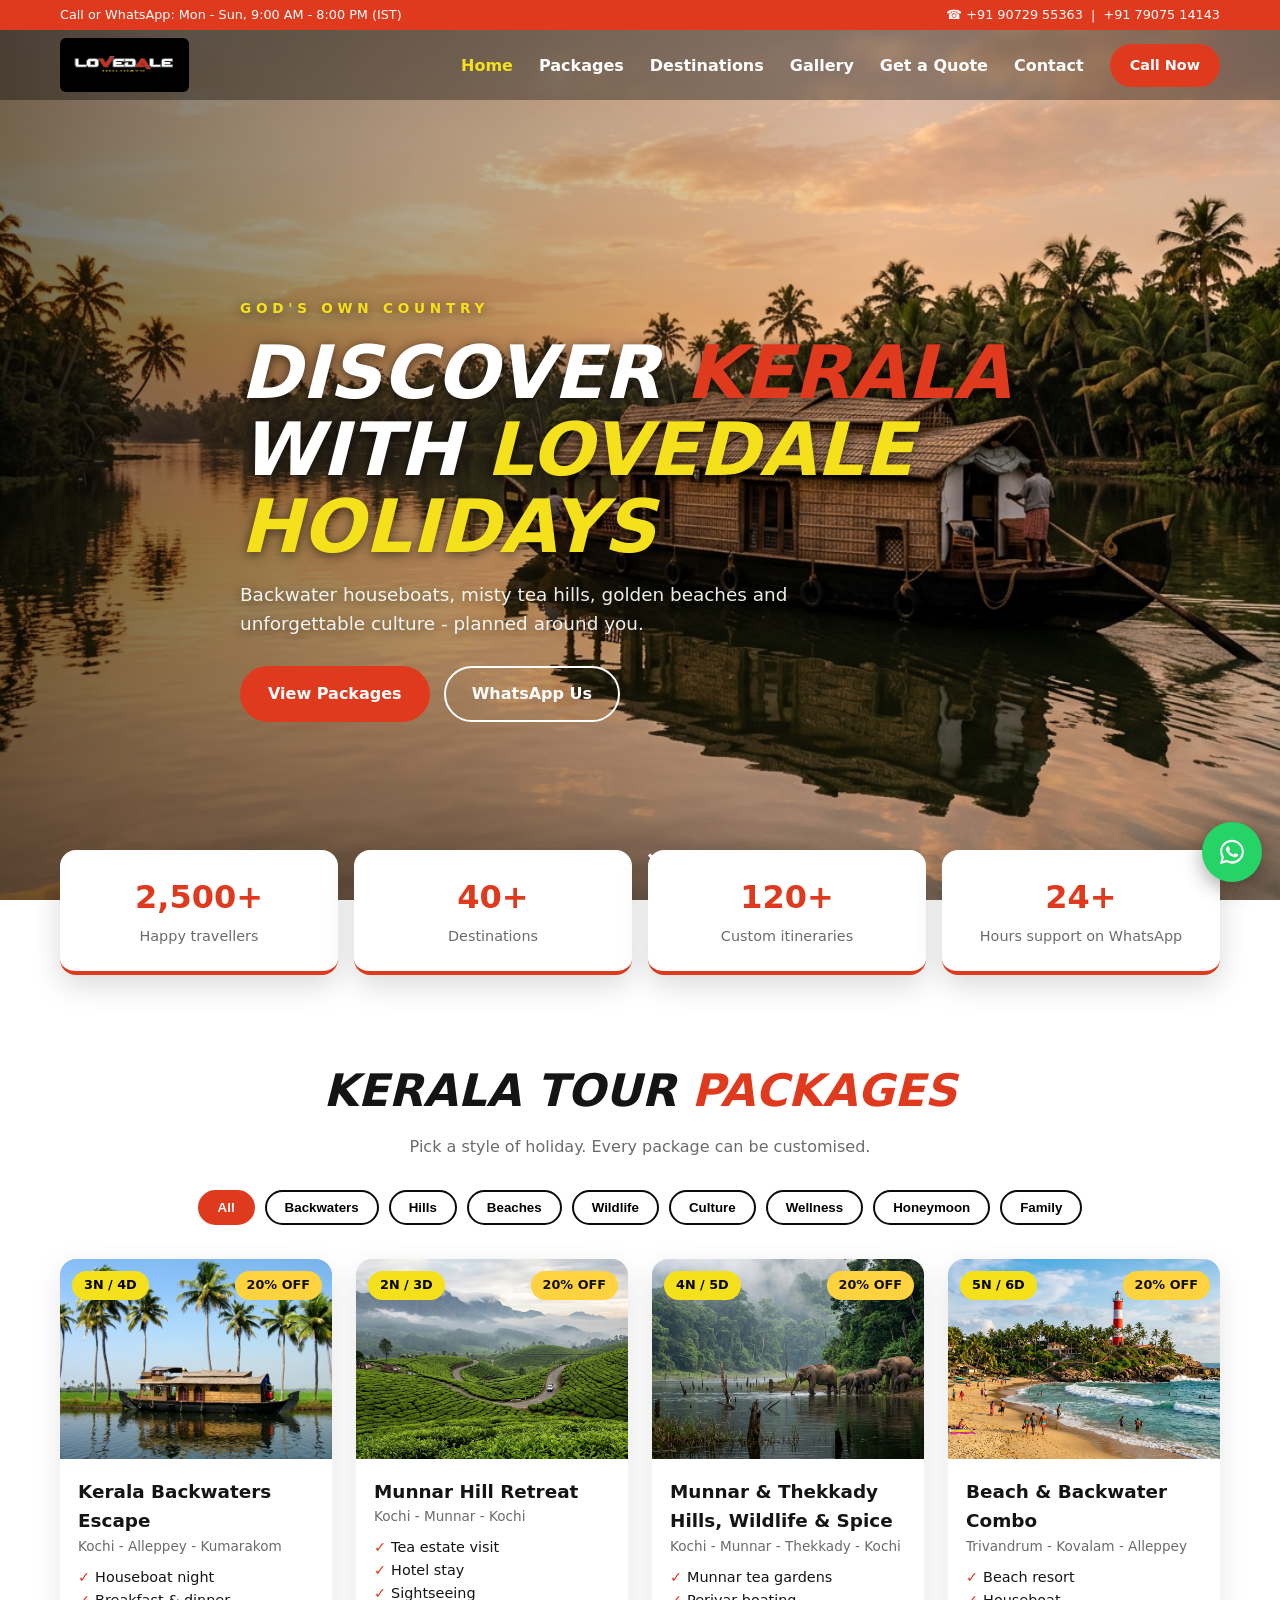
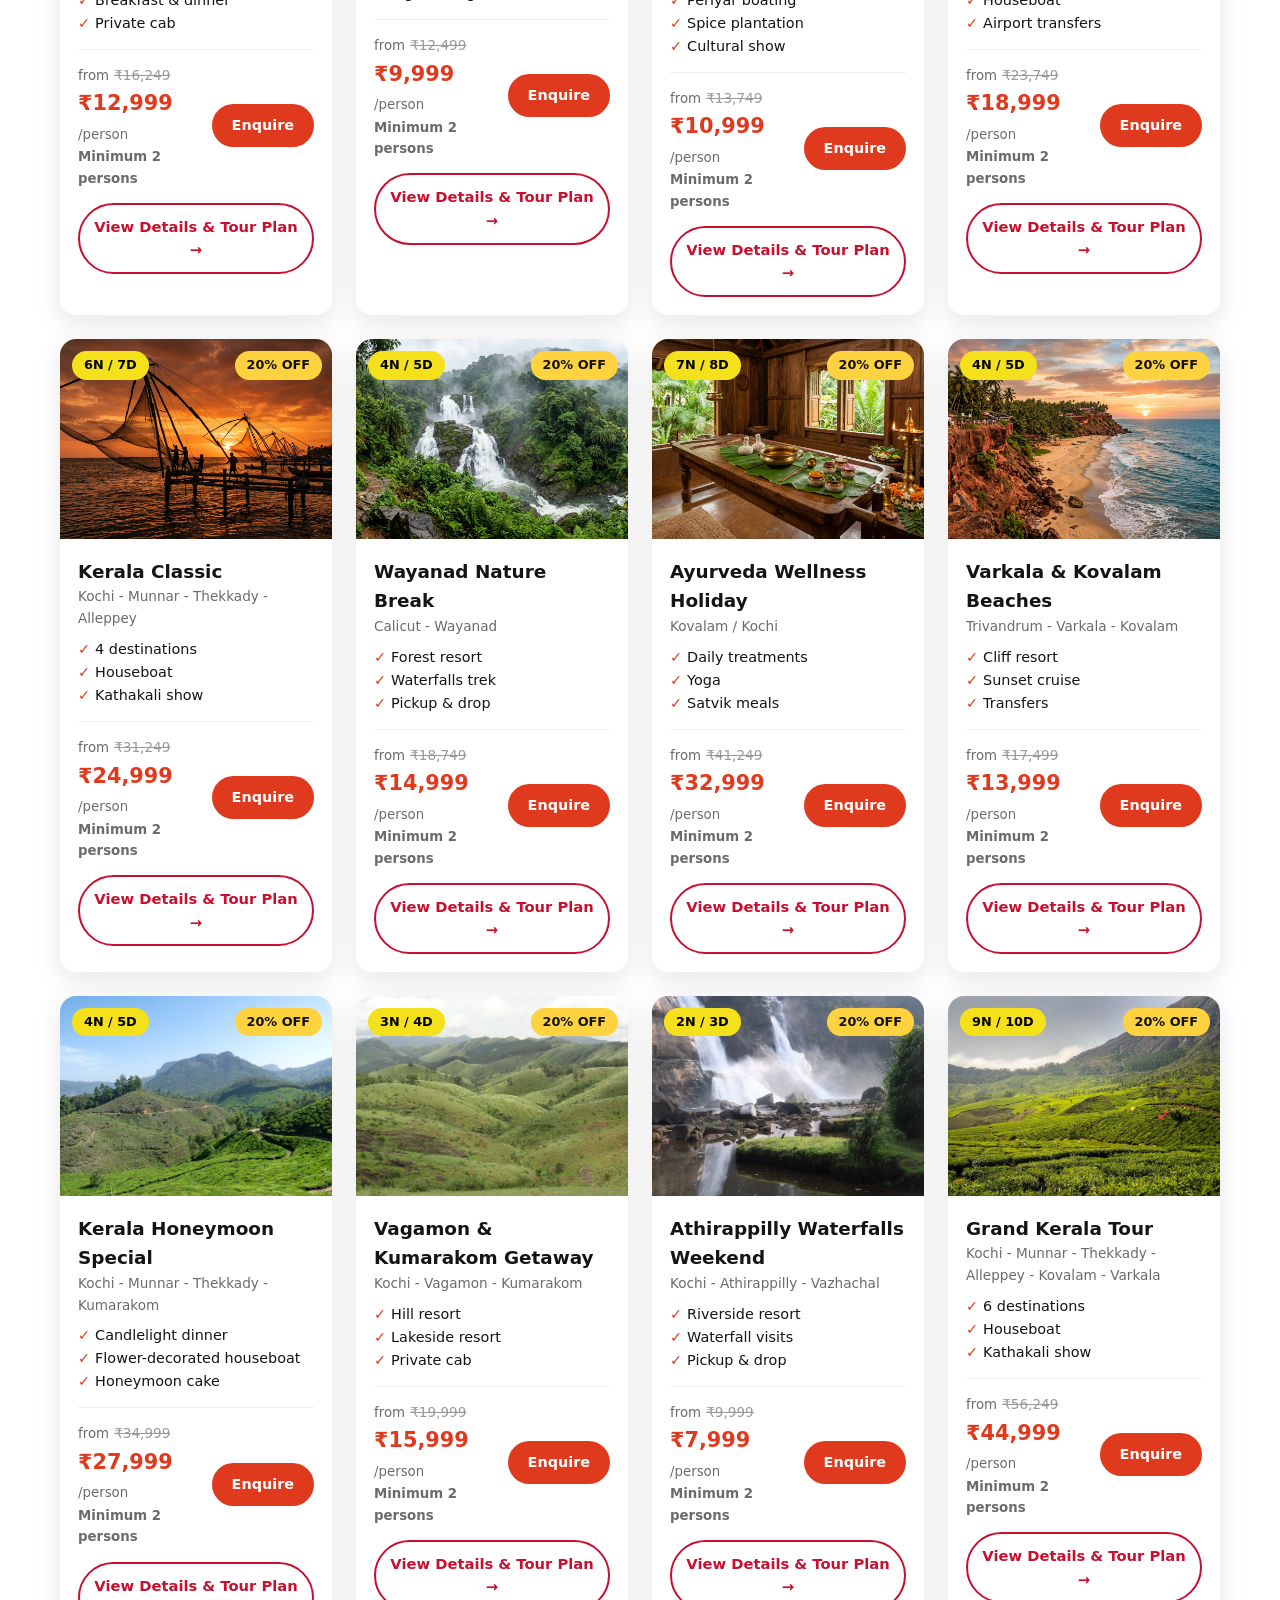
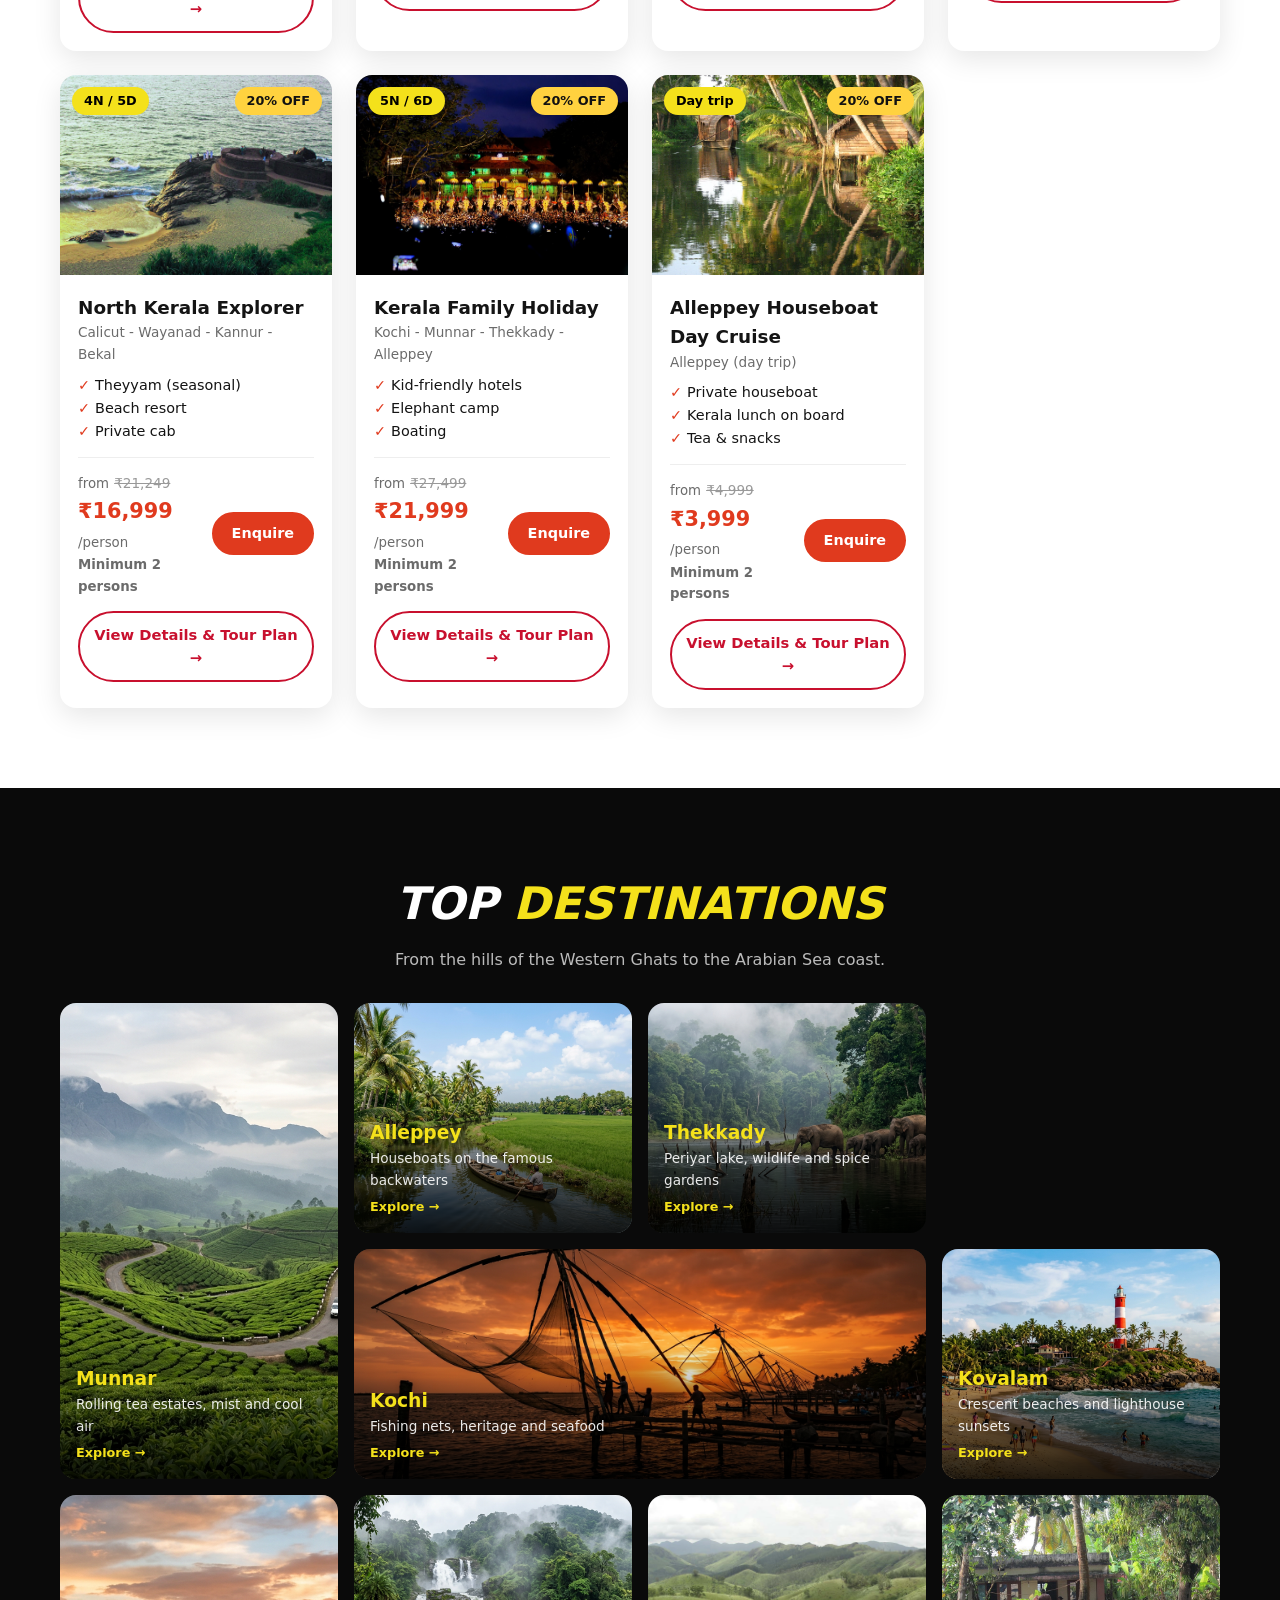
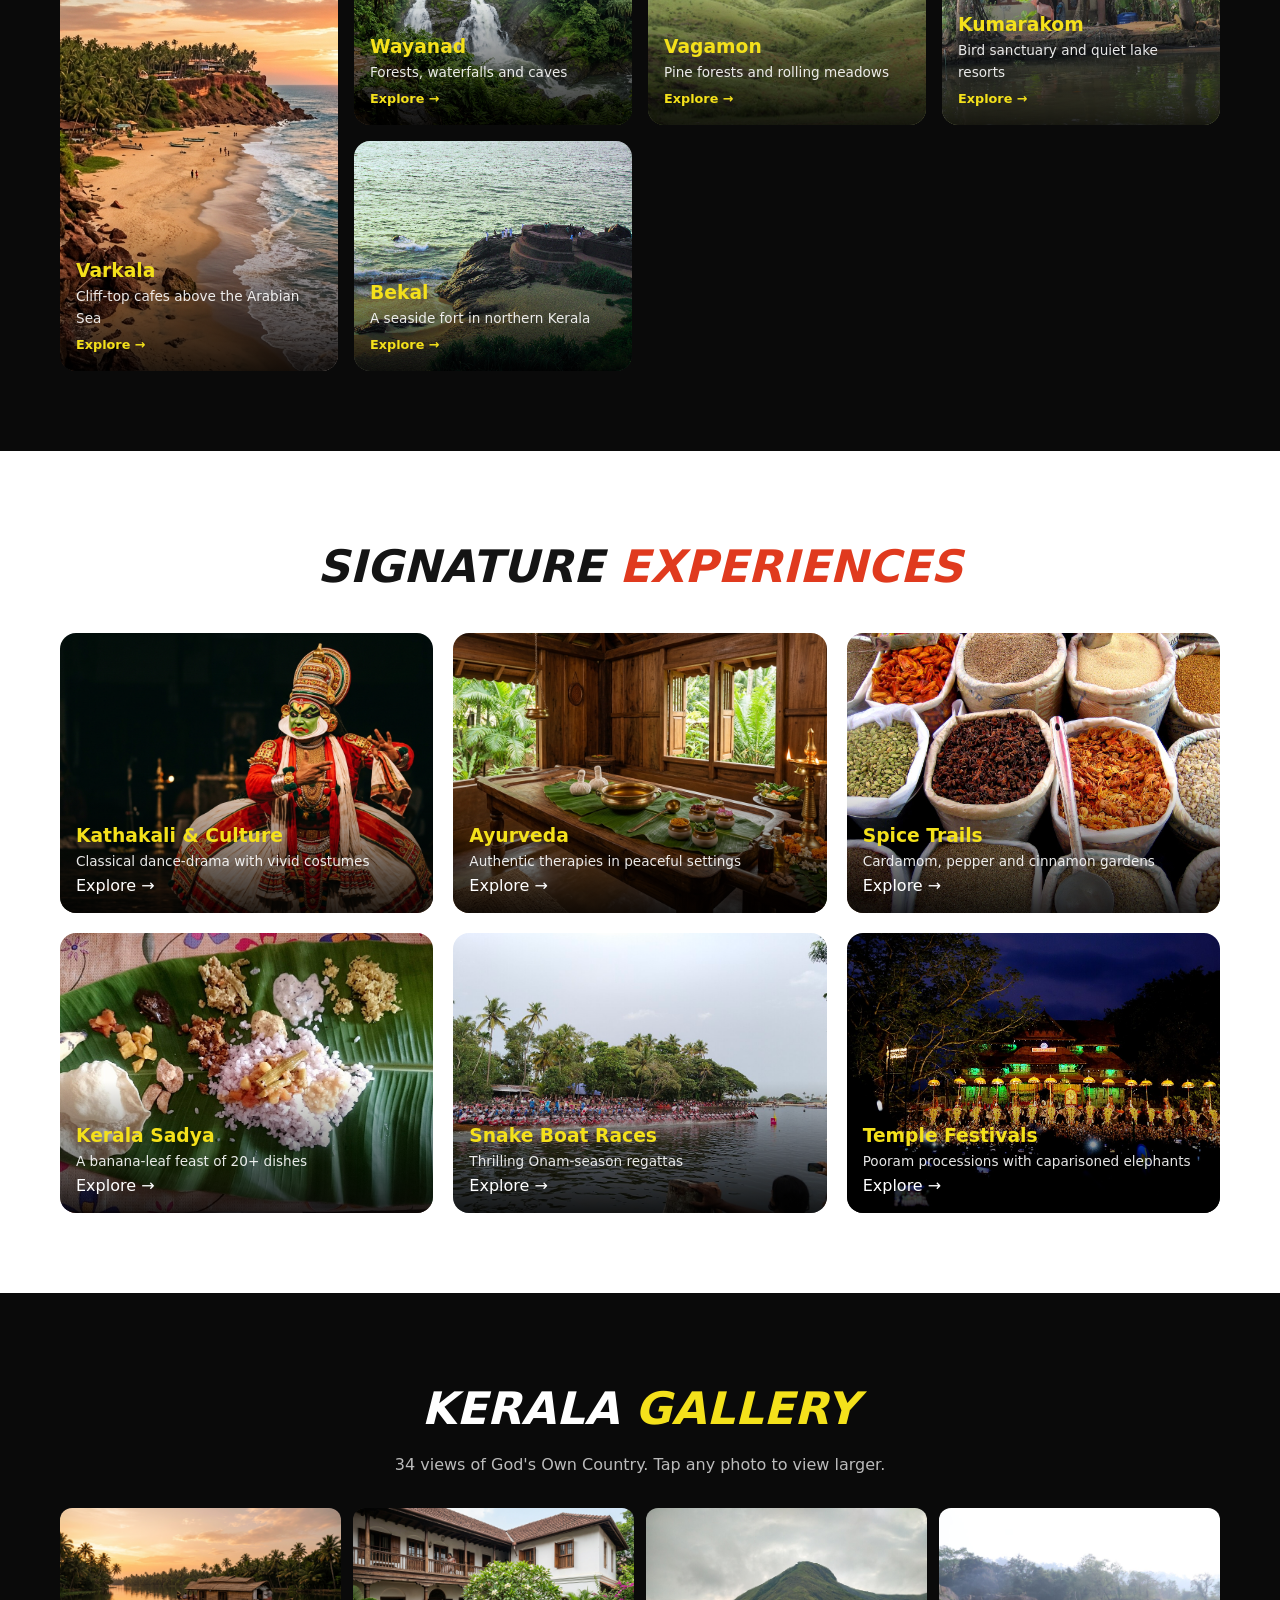
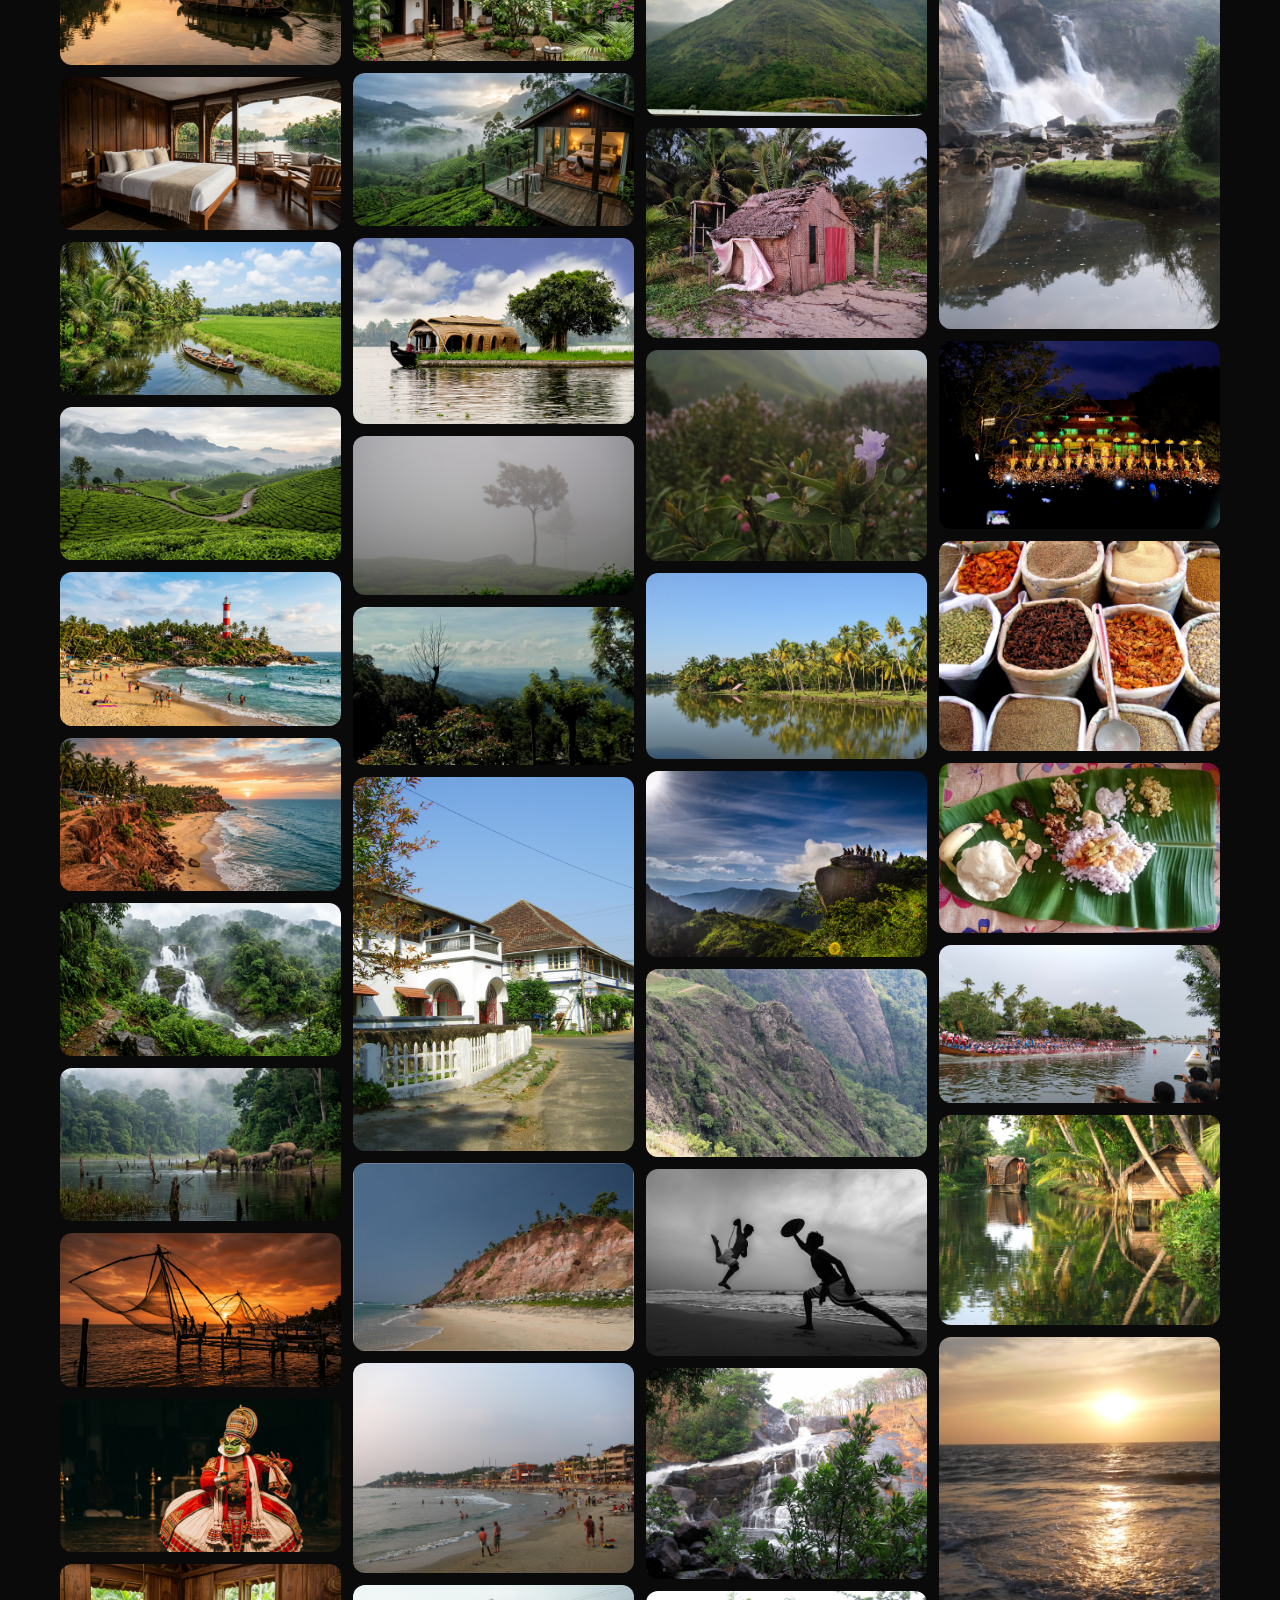
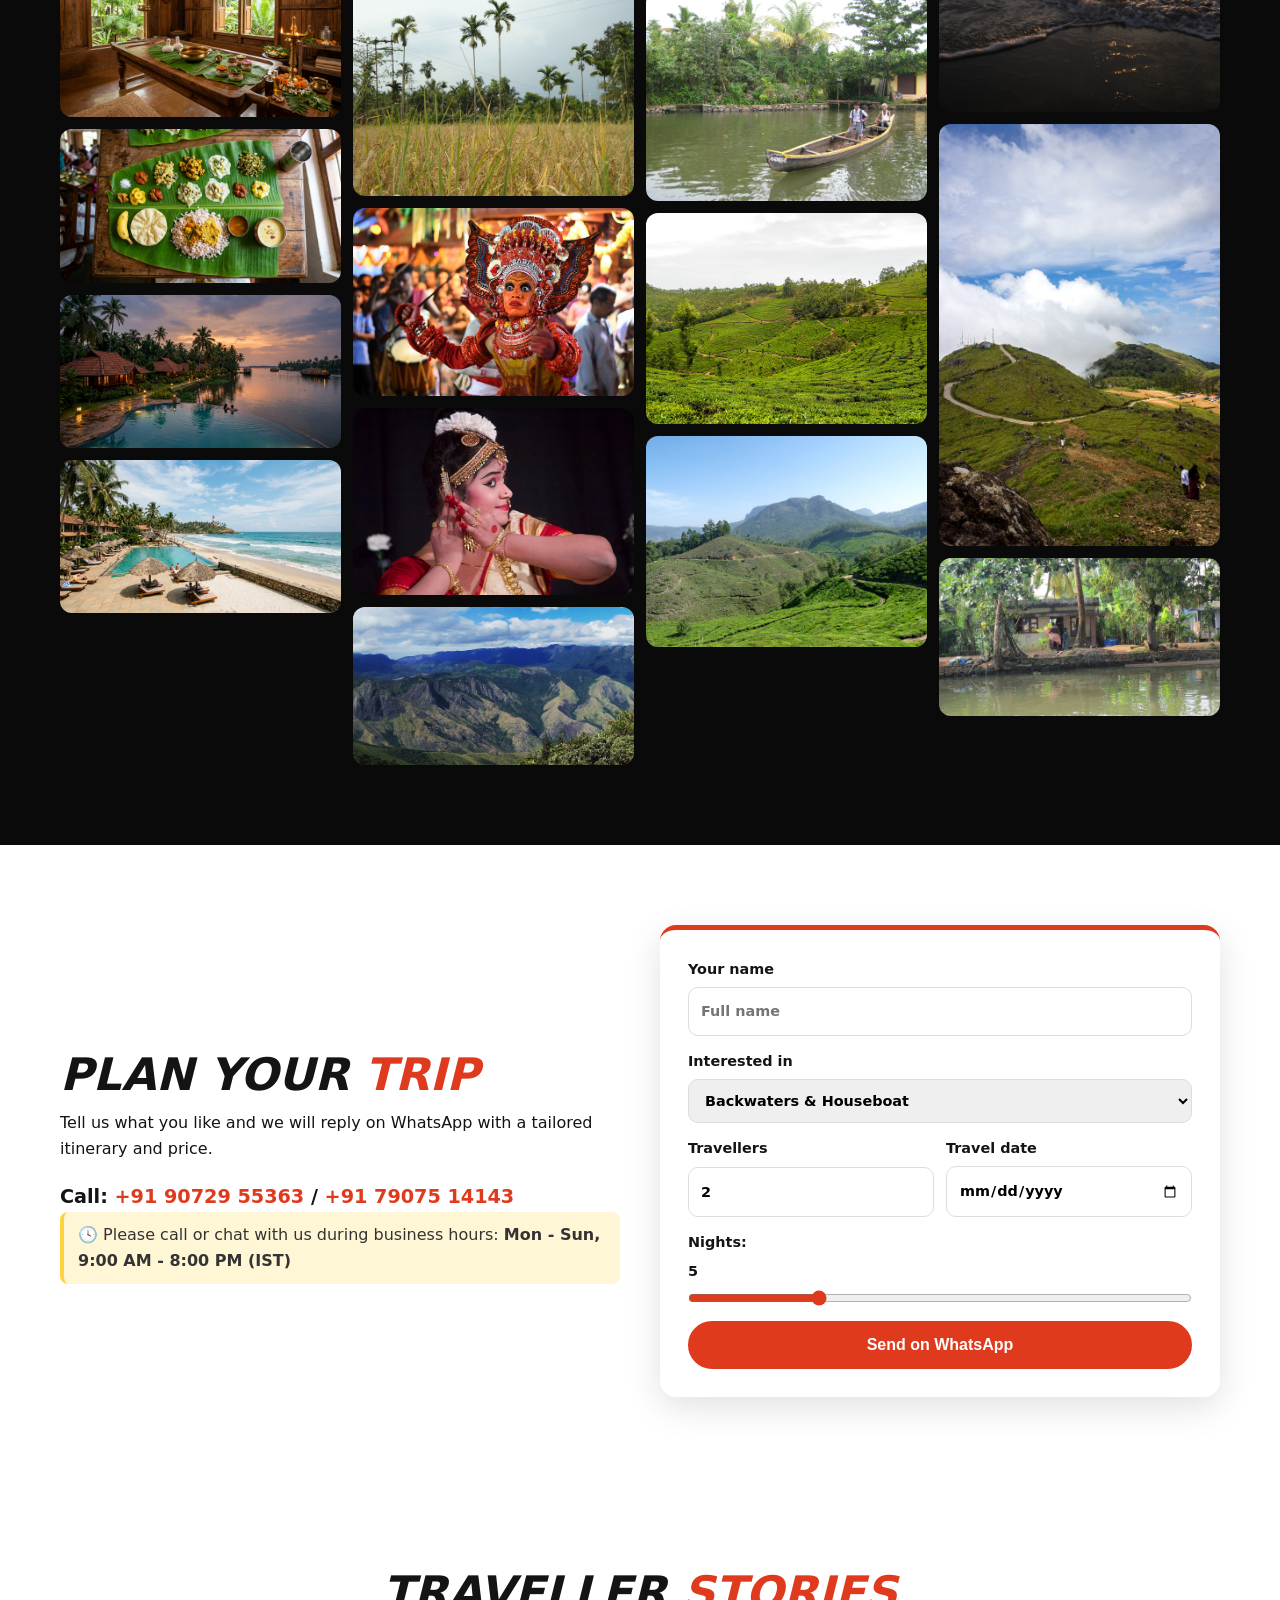
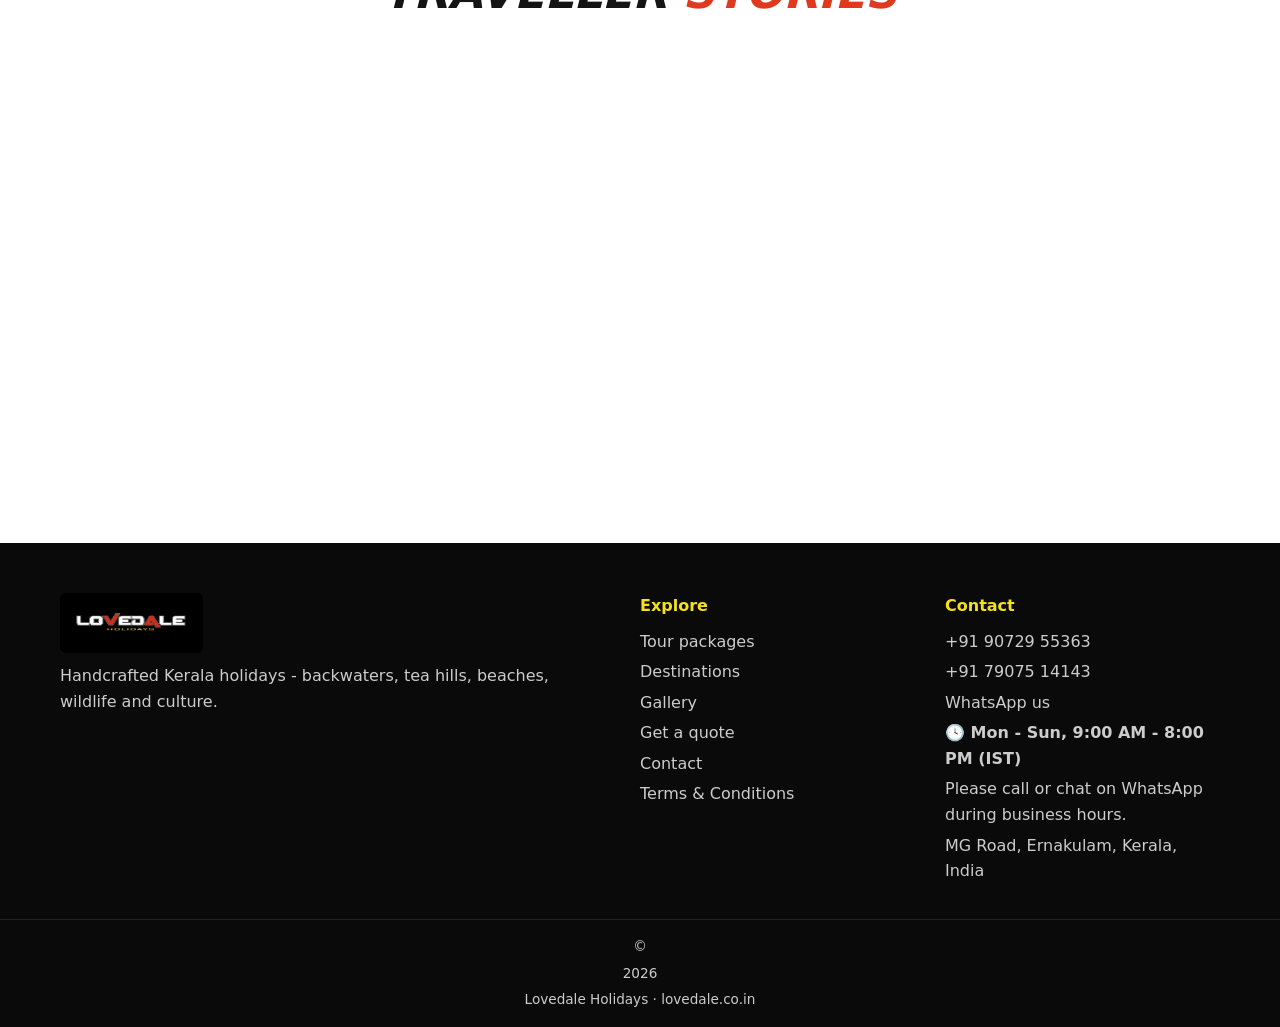
<file: index.html>
<!doctype html>
<html lang="en">
<head>
<meta charset="utf-8">
<meta name="viewport" content="width=device-width,initial-scale=1">
<title>Lovedale Holidays | Kerala Tour Packages &amp; Travel</title>
<meta name="description" content="Lovedale Holidays - Kerala tour packages: houseboats in Alleppey, Munnar tea hills, Thekkady, beaches and Ayurveda. Call +91 90729 55363.">
<link rel="icon" href="assets/logo.jpeg">
<link rel="stylesheet" href="css/style.css">
</head>
<body>

<section class="hero">
  <div id="heroSlides" class="slides"></div>
  <div class="hero-shade"></div>
  <div class="wrap hero-copy">
    <p class="eyebrow">God's Own Country</p>
    <h1>Discover <span class="red">Kerala</span> with <span class="yellow">Lovedale Holidays</span></h1>
    <p class="lead">Backwater houseboats, misty tea hills, golden beaches and unforgettable culture - planned around you.</p>
    <div class="cta"><a class="btn" href="#packages">View Packages</a><a class="btn btn-ghost" data-wa href="#">WhatsApp Us</a></div>
  </div>
  <a class="scroll" href="#packages" aria-label="Scroll down">&#8964;</a>
</section>

<section class="stats wrap">
  <div><strong data-count="2500">0</strong><span>Happy travellers</span></div>
  <div><strong data-count="40">0</strong><span>Destinations</span></div>
  <div><strong data-count="120">0</strong><span>Custom itineraries</span></div>
  <div><strong data-count="24">0</strong><span>Hours support on WhatsApp</span></div>
</section>

<section id="packages" class="section wrap">
  <h2 class="title">Kerala Tour <span class="red">Packages</span></h2>
  <p class="sub">Pick a style of holiday. Every package can be customised.</p>
  <div id="filters" class="filters"></div>
  <div id="pkgGrid" class="pkg-grid"></div>
</section>

<section id="destinations" class="section dark">
  <div class="wrap">
    <h2 class="title">Top <span class="yellow">Destinations</span></h2>
    <p class="sub light">From the hills of the Western Ghats to the Arabian Sea coast.</p>
    <div id="destGrid" class="dest-grid"></div>
  </div>
</section>

<section class="section wrap" id="experiences">
  <h2 class="title">Signature <span class="red">Experiences</span></h2>
  <div id="expGrid" class="exp-grid"></div>
</section>

<section id="gallery" class="section dark">
  <div class="wrap">
    <h2 class="title">Kerala <span class="yellow">Gallery</span></h2>
    <p class="sub light">34 views of God's Own Country. Tap any photo to view larger.</p>
    <div id="galleryGrid" class="gallery"></div>
  </div>
</section>

<section id="plan" class="section wrap plan">
  <div>
    <h2 class="title left">Plan your <span class="red">trip</span></h2>
    <p>Tell us what you like and we will reply on WhatsApp with a tailored itinerary and price.</p>
    <p class="callout">Call: <a data-phone="text" href="#">+91 90729 55363</a> / <a href="tel:+917907514143">+91 79075 14143</a></p>
    <p class="hours-note" data-hours>Best time to call or chat: during business hours.</p>
  </div>
  <form id="planner" class="card">
    <label>Your name<input name="name" required placeholder="Full name"></label>
    <label>Interested in
      <select name="interest"><option>Backwaters &amp; Houseboat</option><option>Hill Stations</option><option>Beaches</option><option>Wildlife</option><option>Ayurveda &amp; Wellness</option><option>Complete Kerala tour</option></select></label>
    <div class="row">
      <label>Travellers<input type="number" name="pax" min="1" value="2"></label>
      <label>Travel date<input type="date" name="date"></label>
    </div>
    <label>Nights: <b id="nightsOut"></b><input id="nights" name="nights" type="range" min="2" max="14" value="5"></label>
    <button class="btn" type="submit">Send on WhatsApp</button>
  </form>
</section>

<section class="section wrap">
  <h2 class="title">Traveller <span class="red">Stories</span></h2>
  <div id="reviews" class="reviews"></div>
</section>

<div id="lightbox" class="lightbox">
  <button id="lbClose" aria-label="Close">&times;</button>
  <button id="lbPrev" aria-label="Previous">&#8249;</button>
  <figure><img alt=""><figcaption id="lbCap"></figcaption></figure>
  <button id="lbNext" aria-label="Next">&#8250;</button>
</div>

<script src="js/site-config.js"></script>
<script src="js/images.js"></script>
<script src="js/packages.js"></script>
<script src="js/layout.js"></script>
<script src="js/main.js"></script>
</body>
</html>
</file>
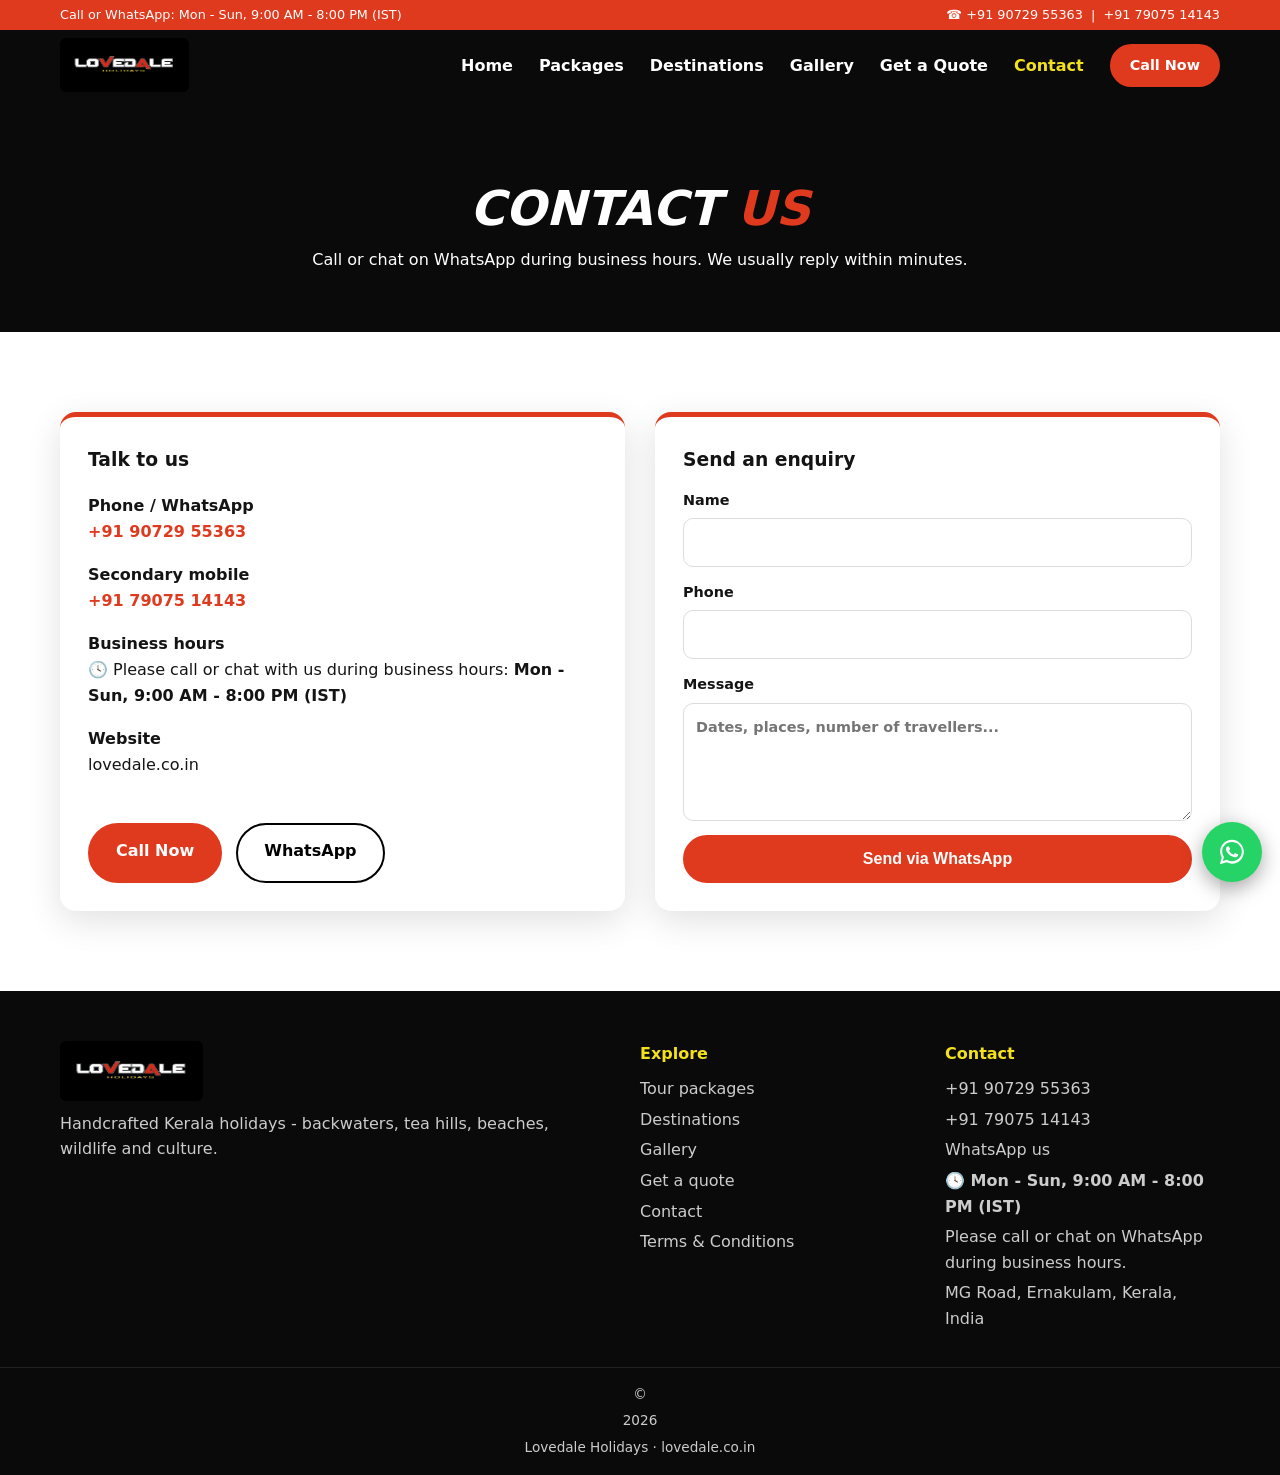
<file: contact.html>
<!doctype html>
<html lang="en">
<head>
<meta charset="utf-8">
<meta name="viewport" content="width=device-width,initial-scale=1">
<title>Contact | Lovedale Holidays</title>
<link rel="icon" href="assets/logo.jpeg">
<link rel="stylesheet" href="css/style.css">
</head>
<body class="inner">
<section class="page-head"><div class="wrap"><h1>Contact <span class="red">Us</span></h1><p>Call or chat on WhatsApp during business hours. We usually reply within minutes.</p></div></section>
<section class="section wrap contact-grid">
  <div class="card">
    <h3>Talk to us</h3>
    <p><b>Phone / WhatsApp</b><br><a data-phone="text" href="#">+91 90729 55363</a></p>
    <p><b>Secondary mobile</b><br><a href="tel:+917907514143">+91 79075 14143</a></p>
    <p><b>Business hours</b><br><span data-hours></span></p>
    <p><b>Website</b><br>lovedale.co.in</p>
    <div class="cta"><a class="btn" data-phone href="#">Call Now</a><a class="btn btn-ghost-dark" data-wa href="#">WhatsApp</a></div>
  </div>
  <form class="card" id="contactForm">
    <h3>Send an enquiry</h3>
    <label>Name<input name="name" required></label>
    <label>Phone<input name="phone" type="tel" required></label>
    <label>Message<textarea name="msg" rows="4" placeholder="Dates, places, number of travellers..."></textarea></label>
    <button class="btn" type="submit">Send via WhatsApp</button>
  </form>
</section>
<script src="js/site-config.js"></script>
<script src="js/layout.js"></script>
<script>
document.getElementById("contactForm").addEventListener("submit", e => {
  e.preventDefault(); const f = new FormData(e.target);
  const m = `Hello Lovedale Holidays,\nName: ${f.get("name")}\nPhone: ${f.get("phone")}\n${f.get("msg")}`;
  window.open(`https://wa.me/${SITE.whatsapp}?text=${encodeURIComponent(m)}`, "_blank");
});
</script>
</body>
</html>
</file>
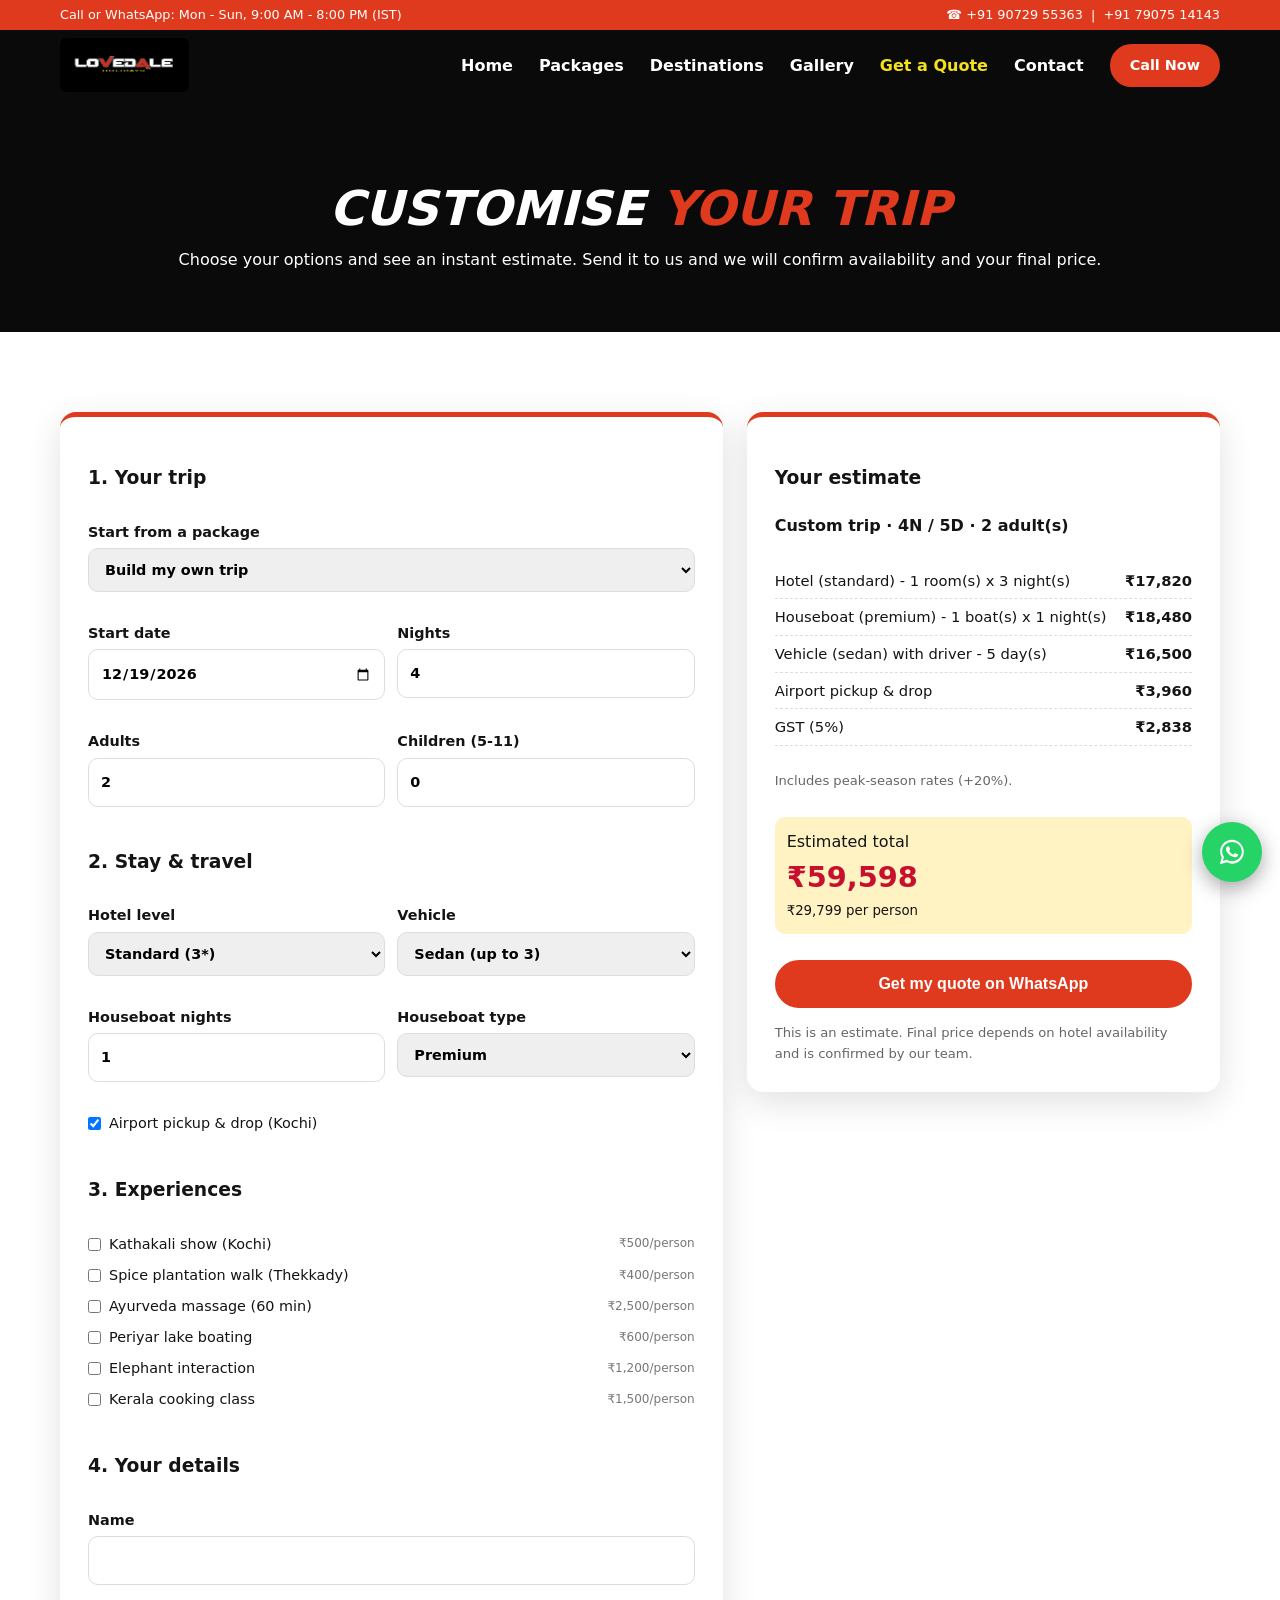
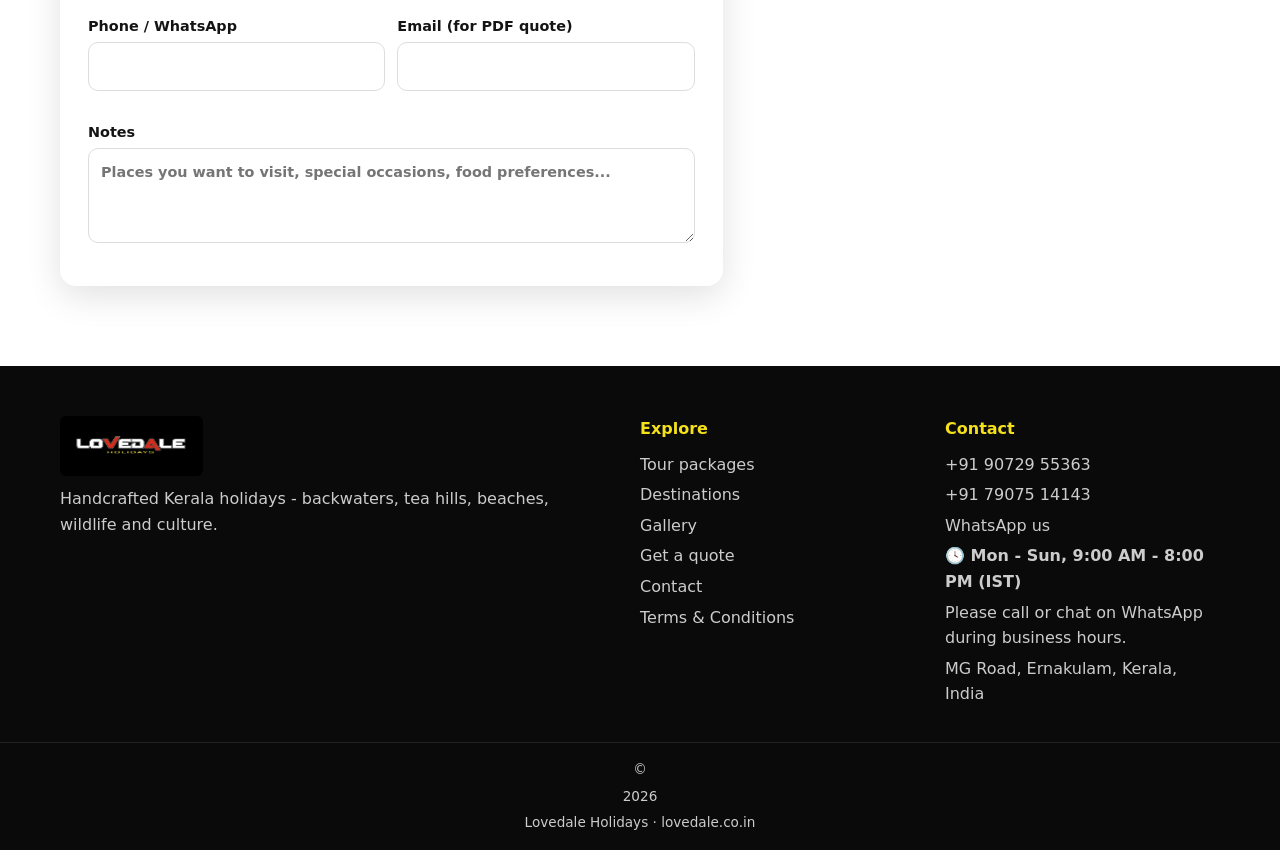
<file: customise.html>
<!doctype html>
<html lang="en">
<head>
<meta charset="utf-8">
<meta name="viewport" content="width=device-width,initial-scale=1">
<title>Customise Your Trip | Lovedale Holidays</title>
<link rel="icon" href="assets/logo.jpeg">
<link rel="stylesheet" href="css/style.css">
</head>
<body class="inner">
<section class="page-head"><div class="wrap"><h1>Customise <span class="red">Your Trip</span></h1><p>Choose your options and see an instant estimate. Send it to us and we will confirm availability and your final price.</p></div></section>
<section class="section wrap quote-grid">
<form class="card" id="qForm">
  <h3>1. Your trip</h3>
  <label>Start from a package<select name="pkg" id="qPkg"><option value="">Build my own trip</option></select></label>
  <div class="row2"><label>Start date<input type="date" name="date" required></label><label>Nights<input type="number" name="nights" min="1" max="30" value="4" required></label></div>
  <div class="row2"><label>Adults<input type="number" name="adults" min="2" max="30" value="2" required></label><label>Children (5-11)<input type="number" name="children" min="0" max="20" value="0"></label></div>
  <h3>2. Stay &amp; travel</h3>
  <div class="row2"><label>Hotel level<select name="hotel"><option value="budget">Budget</option><option value="standard" selected>Standard (3*)</option><option value="premium">Premium (4*)</option><option value="luxury">Luxury (5*)</option></select></label>
  <label>Vehicle<select name="car"><option value="sedan">Sedan (up to 3)</option><option value="suv">SUV (up to 6)</option><option value="tempo">Tempo Traveller (up to 12)</option></select></label></div>
  <div class="row2"><label>Houseboat nights<input type="number" name="hbNights" min="0" max="5" value="1"></label>
  <label>Houseboat type<select name="hbType"><option value="standard">Standard</option><option value="premium" selected>Premium</option><option value="luxury">Luxury</option></select></label></div>
  <label class="chk"><input type="checkbox" name="airport" checked> Airport pickup &amp; drop (Kochi)</label>
  <h3>3. Experiences</h3><div id="qExtras" class="qextras"></div>
  <h3>4. Your details</h3>
  <label>Name<input name="name" required></label>
  <div class="row2"><label>Phone / WhatsApp<input name="phone" type="tel" required></label><label>Email (for PDF quote)<input name="email" type="email"></label></div>
  <label>Notes<textarea name="notes" rows="3" placeholder="Places you want to visit, special occasions, food preferences..."></textarea></label>
</form>
<aside class="card qsum" id="qSum"></aside>
</section>
<script src="js/site-config.js"></script>
<script src="js/images.js"></script>
<script src="js/packages.js"></script>
<script src="js/pricing.js"></script>
<script src="js/layout.js"></script>
<script src="js/quote.js"></script>
</body>
</html>
</file>
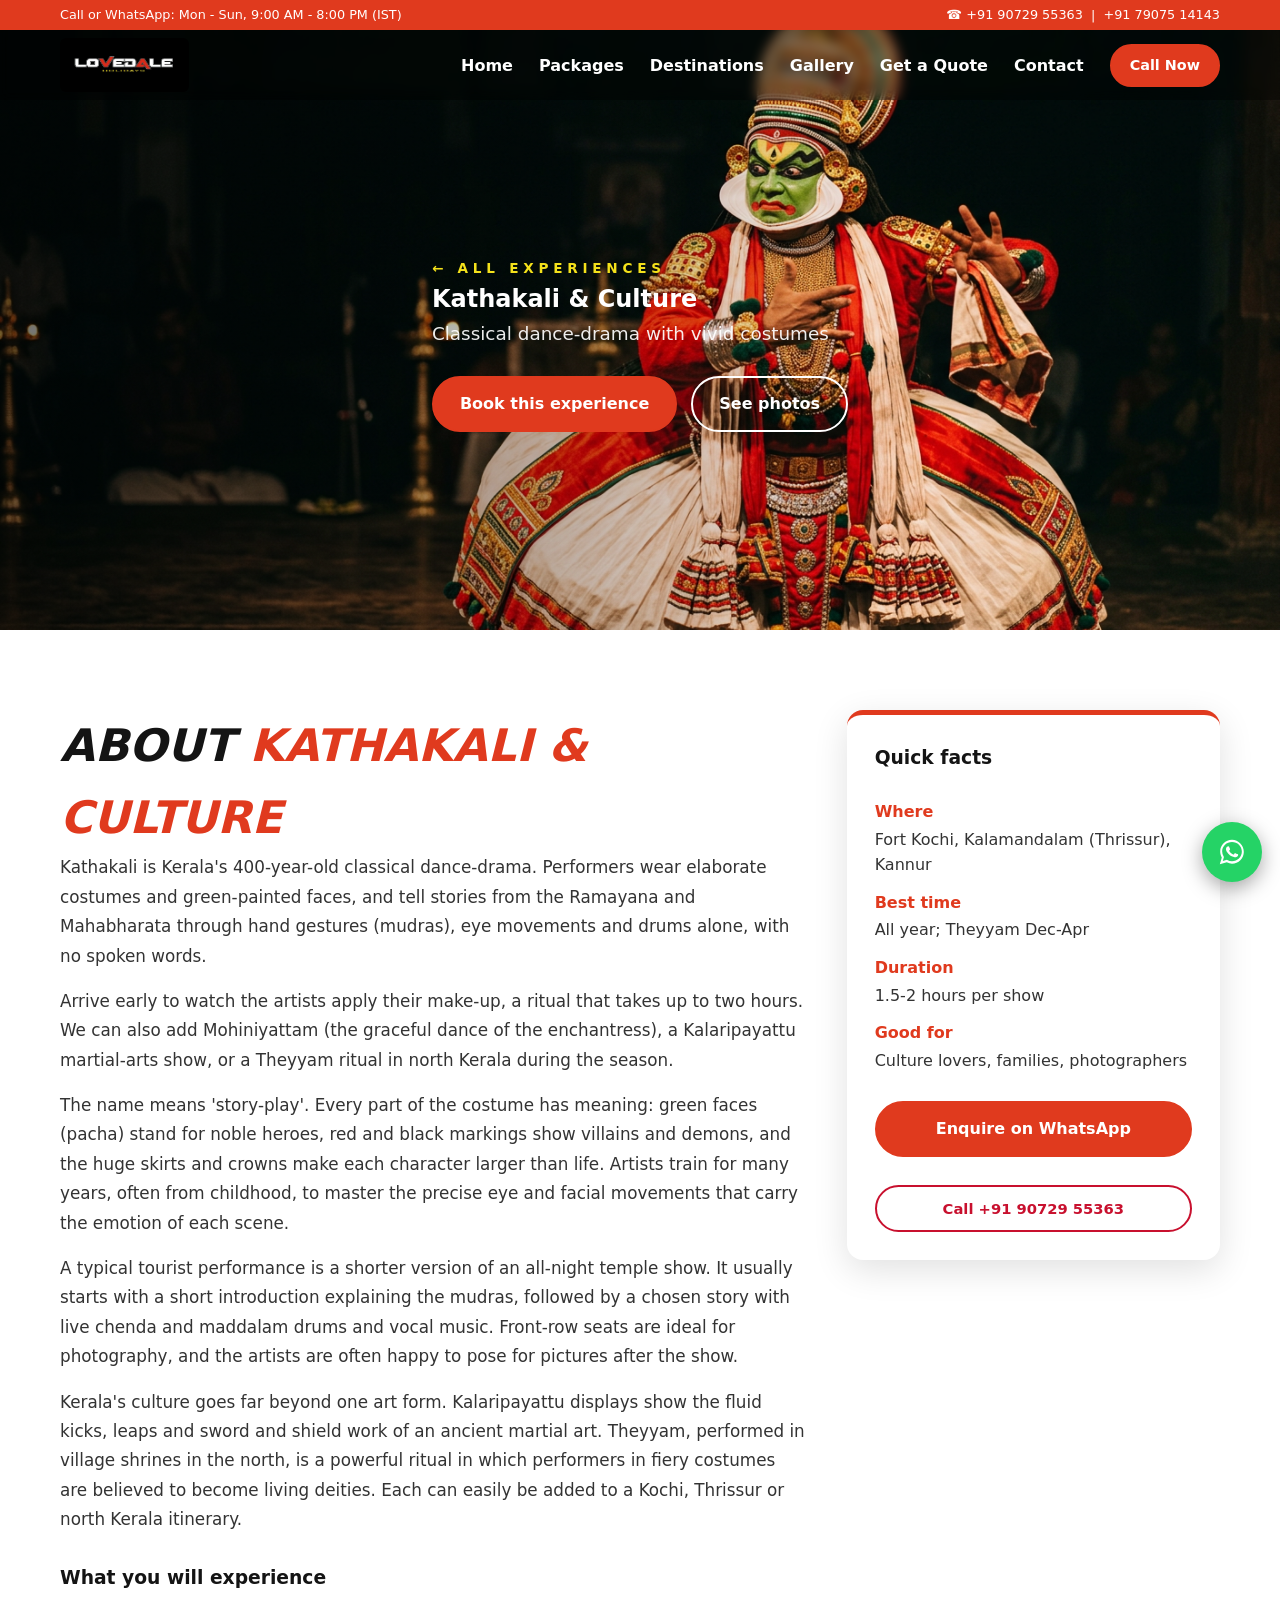
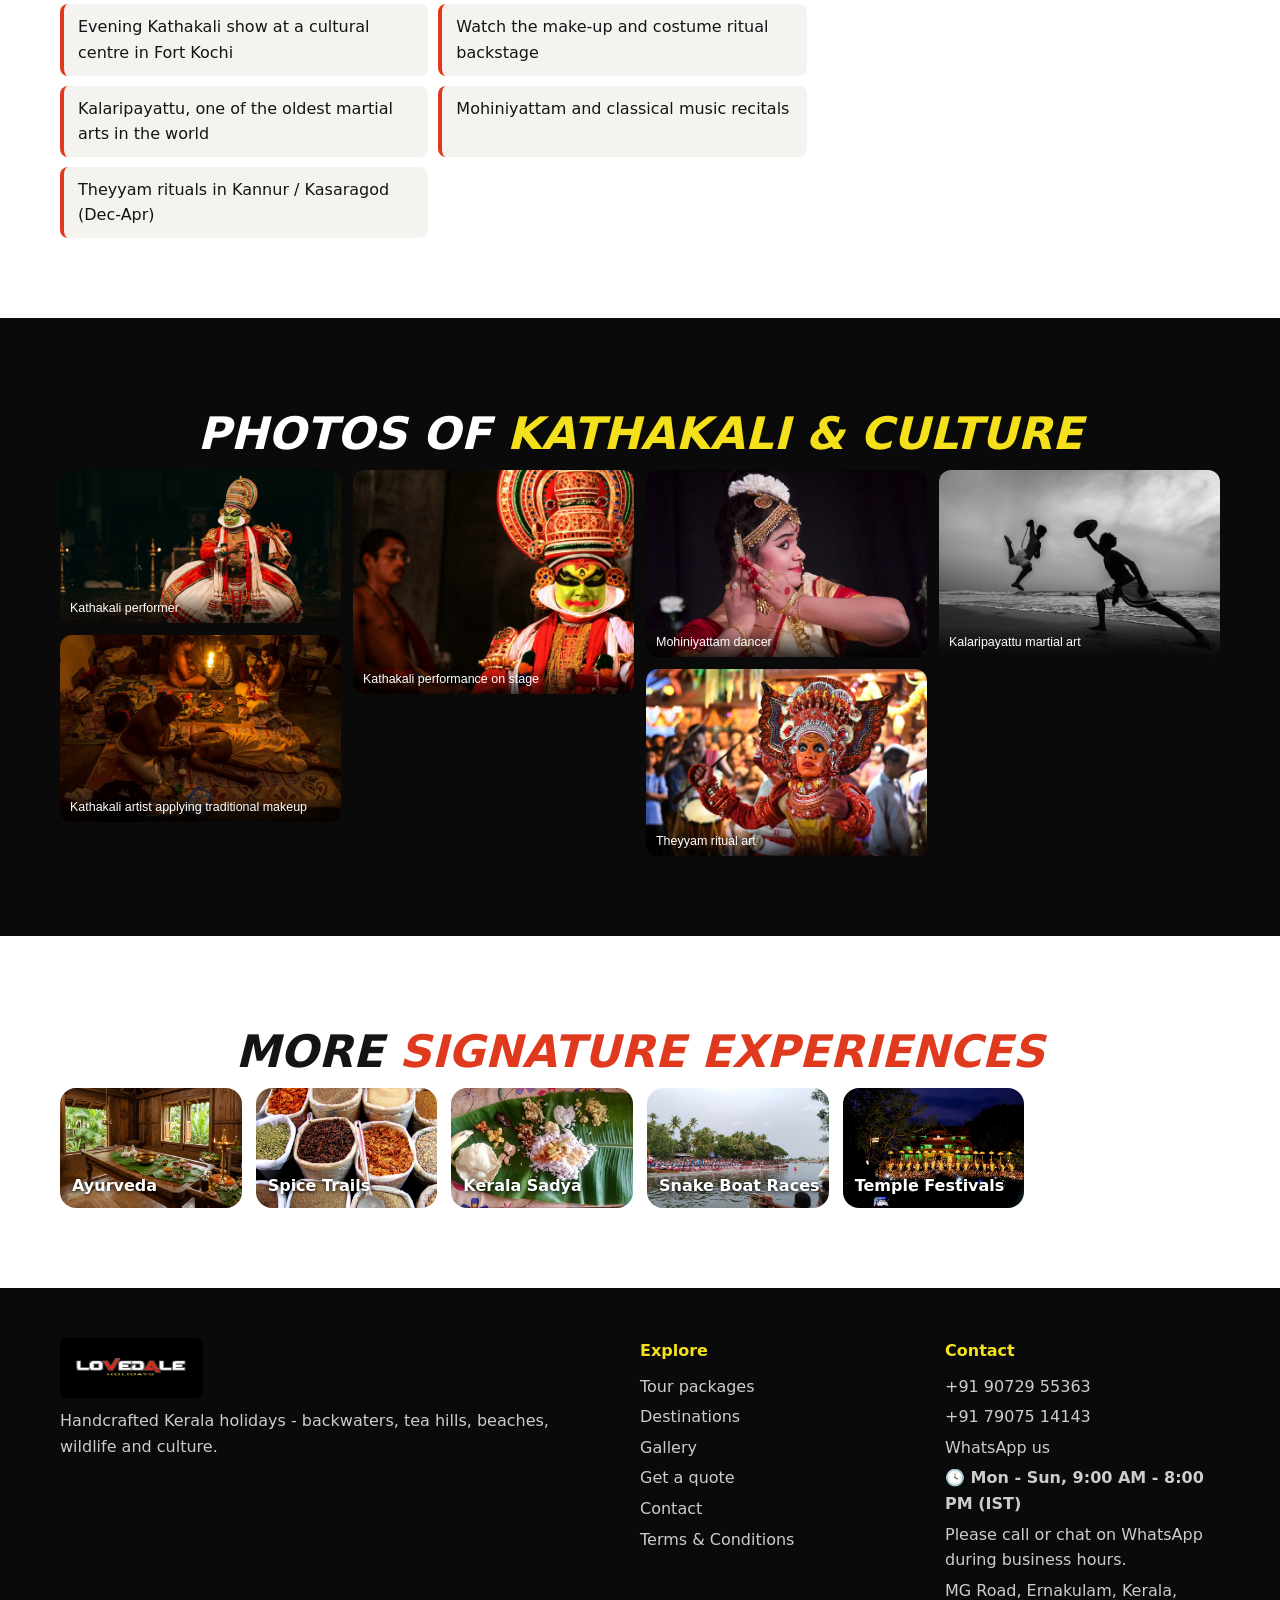
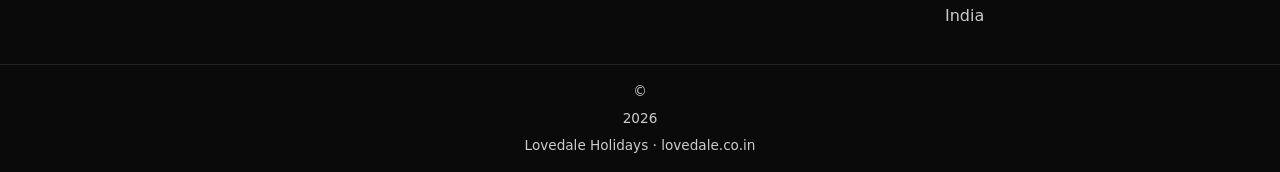
<file: experience.html>
<!doctype html>
<html lang="en">
<head>
<meta charset="utf-8">
<meta name="viewport" content="width=device-width,initial-scale=1">
<title>Experience | Lovedale Holidays</title>
<link rel="icon" href="assets/logo.jpeg">
<link rel="stylesheet" href="css/style.css">
</head>
<body>
<section class="dhero" id="dHero"></section>
<section class="section wrap dbody">
  <div class="dmain">
    <h2 class="title left">About <span class="red" id="dName"></span></h2>
    <div id="dSummary"></div>
    <h3 class="dh3">What you will experience</h3>
    <ul id="dHigh" class="dhigh"></ul>
  </div>
  <aside class="card dfacts" id="dFacts"></aside>
</section>
<section class="section dark">
  <div class="wrap">
    <h2 class="title">Photos of <span class="yellow" id="dName2"></span></h2>
    <div id="dGal" class="gallery dgal"></div>
  </div>
</section>
<section class="section wrap">
  <h2 class="title">More <span class="red">signature experiences</span></h2>
  <div id="dOther" class="dother"></div>
</section>
<div id="lightbox" class="lightbox">
  <button id="lbClose" aria-label="Close">&times;</button>
  <button id="lbPrev" aria-label="Previous">&#8249;</button>
  <figure><img alt=""><figcaption id="lbCap"></figcaption></figure>
  <button id="lbNext" aria-label="Next">&#8250;</button>
</div>
<script src="js/site-config.js"></script>
<script src="js/images.js"></script>
<script src="js/experiences.js"></script>
<script src="js/layout.js"></script>
<script>
(function(){
  const $=s=>document.querySelector(s), S=window.SITE, all=window.EXP_INFO;
  const id=new URLSearchParams(location.search).get("id"); const d=all[id]||all.kathakali; const key=all[id]?id:"kathakali";
  document.title=d.name+" | Lovedale Holidays";
  const wa=`https://wa.me/${S.whatsapp}?text=${encodeURIComponent("Hi, I am interested in the "+d.name+" experience"+". Please share details.")}`;
  $("#dHero").innerHTML=`${imgTag(d.photos[0])}<div class="hero-shade"></div><div class="wrap hero-copy"><p class="eyebrow"><a href="index.html#experiences">&larr; All experiences</a></p><h1>${d.name}</h1><p class="lead">${d.tag}</p><div class="cta"><a class="btn" target="_blank" rel="noopener" href="${wa}">Book this experience</a><a class="btn btn-ghost" href="#dGal">See photos</a></div></div>`;
  $("#dName").textContent=d.name; $("#dName2").textContent=d.name;
  $("#dSummary").innerHTML=d.summary.map(p=>`<p class="dp">${p}</p>`).join("");
  $("#dHigh").innerHTML=d.highlights.map(h=>`<li>${h}</li>`).join("");
  $("#dFacts").innerHTML=`<h3>Quick facts</h3><dl>${Object.entries(d.facts).map(([k,v])=>`<dt>${k}</dt><dd>${v}</dd>`).join("")}</dl><a class="btn" target="_blank" rel="noopener" href="${wa}">Enquire on WhatsApp</a><a class="btn btn-details" href="tel:${S.phoneTel}">Call ${S.phoneDisplay}</a>`;
  const G=d.photos;
  $("#dGal").innerHTML=G.map(s=>`<button class="gi" data-slug="${s}">${imgTag(s)}<span class="gcap">${IMAGES[s].alt}</span></button>`).join("");
  $("#dOther").innerHTML=Object.entries(all).filter(([k])=>k!==key).map(([k,o])=>`<a class="dmini" href="experience.html?id=${k}">${imgTag(o.photos[0])}<span>${o.name}</span></a>`).join("");
  wireImages();
  const lb=$("#lightbox"); let i=0;
  function open(n){ i=(n+G.length)%G.length; const im=IMAGES[G[i]], el=lb.querySelector("img");
    el.src=`assets/images/${im.file || G[i]+".jpg"}`;
    $("#lbCap").textContent=im.alt; lb.classList.add("open"); }
  $("#dGal").addEventListener("click",e=>{const b=e.target.closest(".gi"); if(b) open(G.indexOf(b.dataset.slug));});
  $("#lbNext").onclick=()=>open(i+1); $("#lbPrev").onclick=()=>open(i-1); $("#lbClose").onclick=()=>lb.classList.remove("open");
  lb.addEventListener("click",e=>{if(e.target===lb) lb.classList.remove("open");});
  addEventListener("keydown",e=>{ if(!lb.classList.contains("open")) return; if(e.key==="Escape") lb.classList.remove("open"); if(e.key==="ArrowRight") open(i+1); if(e.key==="ArrowLeft") open(i-1); });
})();
</script>
</body>
</html>
</file>
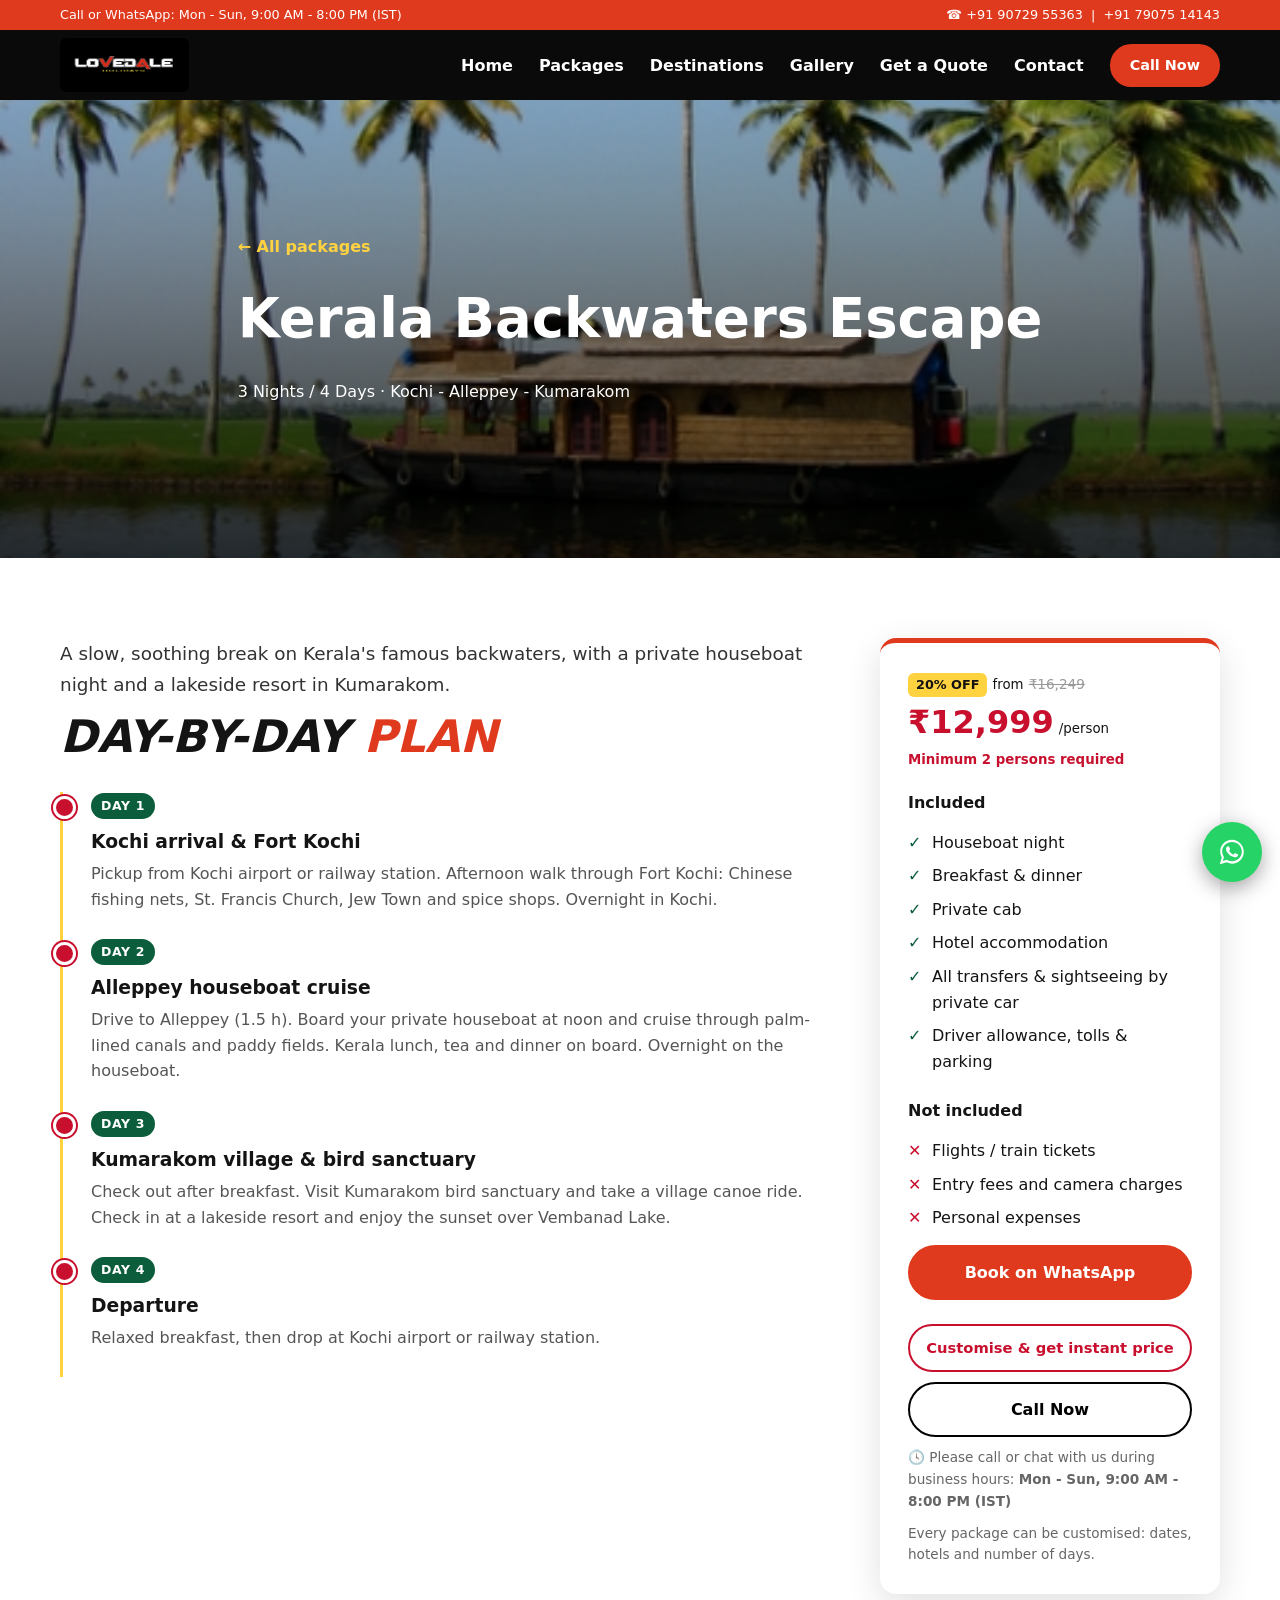
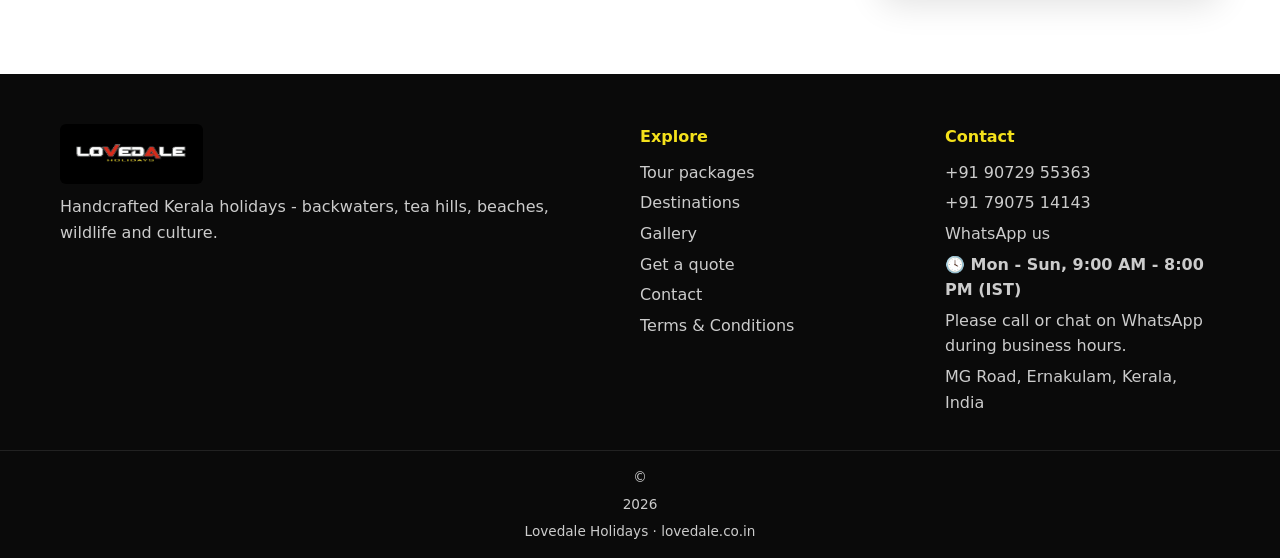
<file: package.html>
<!doctype html>
<html lang="en">
<head>
<meta charset="utf-8">
<meta name="viewport" content="width=device-width,initial-scale=1">
<title>Tour Package | Lovedale Holidays</title>
<link rel="icon" href="assets/logo.jpeg">
<link rel="stylesheet" href="css/style.css">
</head>
<body class="inner">
<section class="pkg-hero" id="pHero">
  <div class="hero-shade"></div>
  <div class="wrap pkg-hero-copy">
    <a class="back" href="index.html#packages">&larr; All packages</a>
    <h1 id="pTitle">Tour package</h1>
    <p id="pMeta"></p>
  </div>
</section>
<section class="section wrap pkg-detail">
  <div>
    <p class="lead-dark" id="pIntro"></p>
    <h2 class="title left">Day-by-day <span class="red">plan</span></h2>
    <ol class="timeline" id="pPlan"></ol>
  </div>
  <aside class="card pkg-side">
    <p class="price"><span class="badge offer">20% OFF</span> <small>from</small> <s class="was" id="pWas"></s> <strong id="pPrice"></strong> <small>/person</small><br><small class="minpax">Minimum 2 persons required</small></p>
    <h3>Included</h3><ul class="tick" id="pInc"></ul>
    <h3>Not included</h3><ul class="cross" id="pExc"></ul>
    <a class="btn" id="pWa" target="_blank" rel="noopener" href="#">Book on WhatsApp</a>
    <a class="btn btn-ghost-dark" data-phone href="#">Call Now</a>
    <p class="note" data-hours></p>
    <p class="note">Every package can be customised: dates, hotels and number of days.</p>
  </aside>
</section>
<script src="js/site-config.js"></script>
<script src="js/images.js"></script>
<script src="js/packages.js"></script>
<script src="js/layout.js"></script>
<script>
(function(){
  const id = new URLSearchParams(location.search).get("id");
  const p = PACKAGES.find(x => x.id === id) || PACKAGES[0];
  const inr = n => "\u20b9" + n.toLocaleString("en-IN");
  document.title = p.title + " | Lovedale Holidays";
  const hero = document.getElementById("pHero");
  hero.insertAdjacentHTML("afterbegin", imgTag(p.img, "pkg-hero-img")); wireImages(hero);
  pTitle.textContent = p.title;
  pMeta.textContent = `${p.days ? `${p.days} Nights / ${p.days+1} Days` : "Day trip"} \u00b7 ${p.route}`;
  pIntro.textContent = p.intro;
  pPrice.textContent = inr(p.price); document.getElementById("pWas").textContent = inr(Math.round(p.price/0.8));
  pPlan.innerHTML = p.plan.map(([t,d],i)=>`<li><span class="day">Day ${i+1}</span><h3>${t.replace(/^Day \d+:\s*/,"")}</h3><p>${d}</p></li>`).join("");
  pInc.innerHTML = p.inc.concat(p.days ? ["Hotel accommodation","All transfers & sightseeing by private car","Driver allowance, tolls & parking"] : []).map(x=>`<li>${x}</li>`).join("");
  pExc.innerHTML = p.exc.map(x=>`<li>${x}</li>`).join("");
  pWa.href = `https://wa.me/${SITE.whatsapp}?text=${encodeURIComponent(`Hi, I would like to book the "${p.title}" package (${p.days ? p.days+"N/"+(p.days+1)+"D" : "day trip"}). Please share availability and price.`)}`;
  pWa.insertAdjacentHTML("afterend", ` <a class="btn btn-details" href="customise.html?package=${p.id}">Customise &amp; get instant price</a>`);
})();
</script>
</body>
</html>
</file>
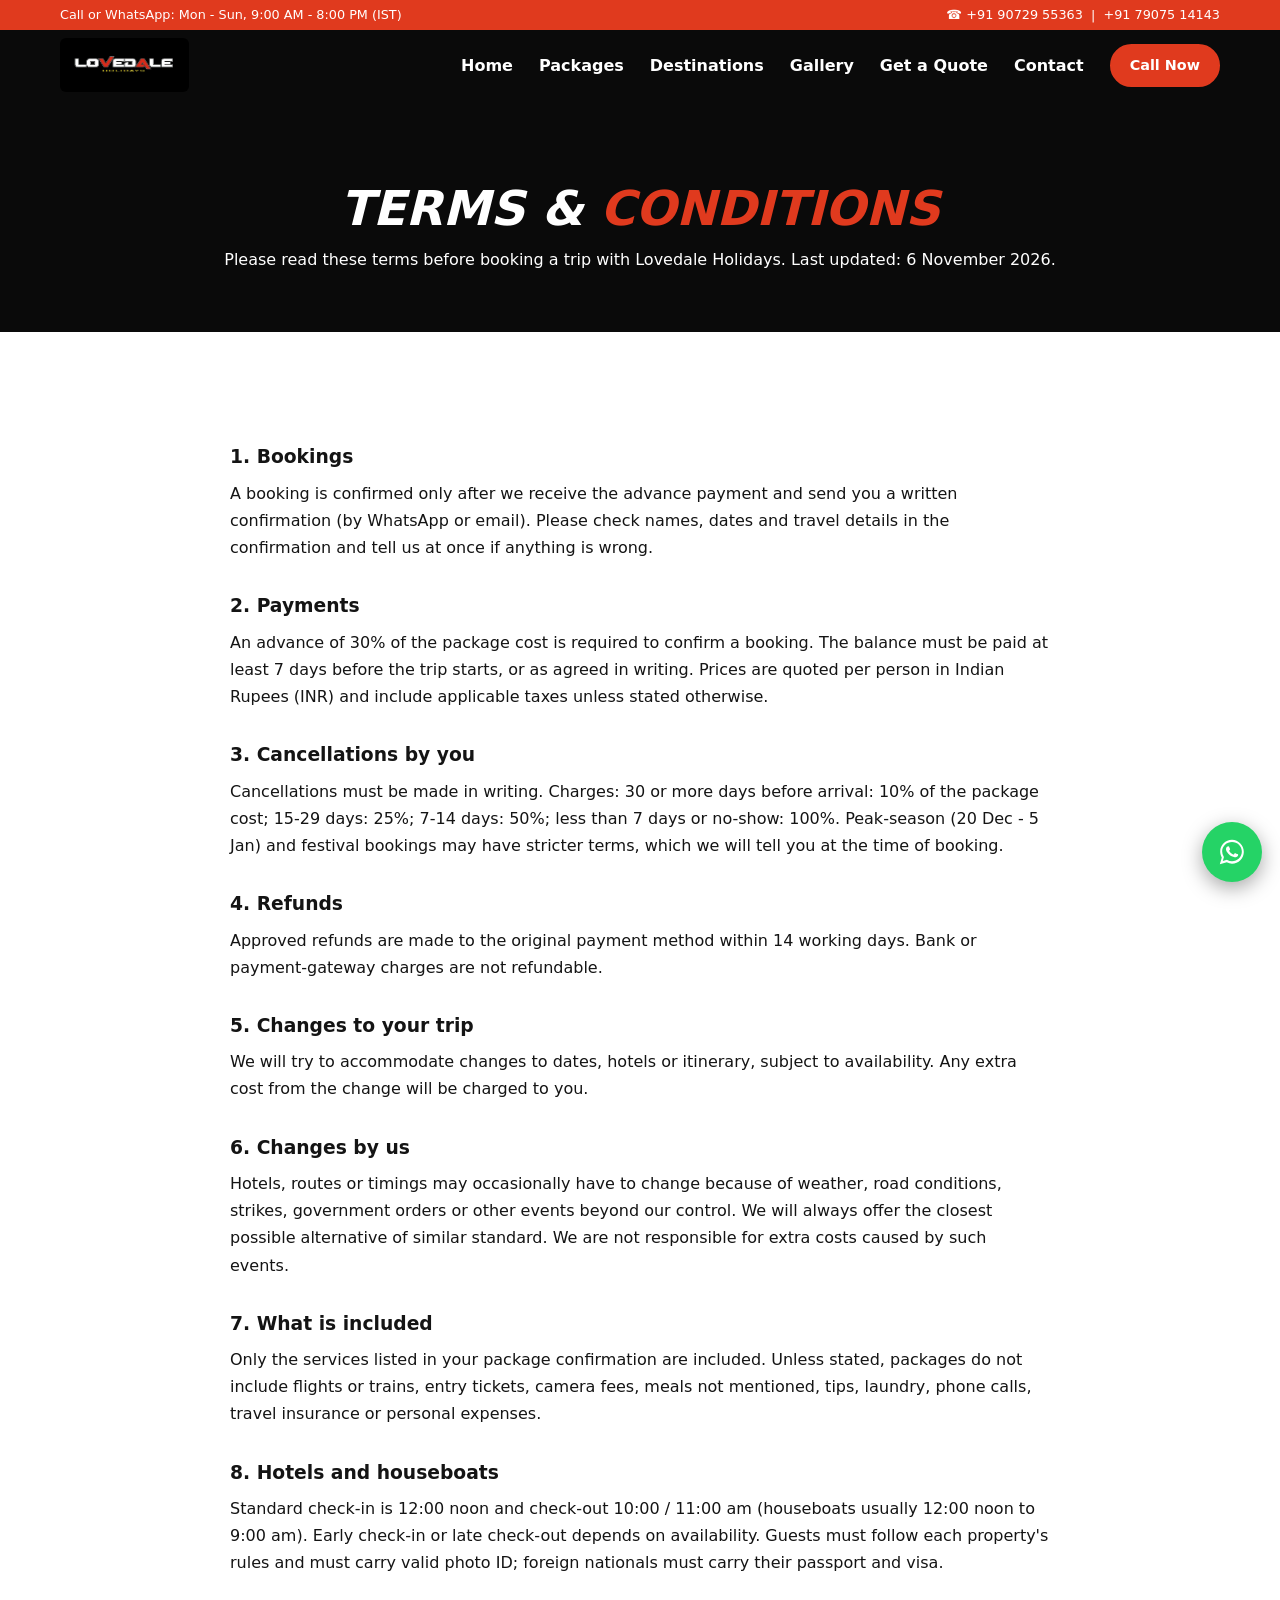
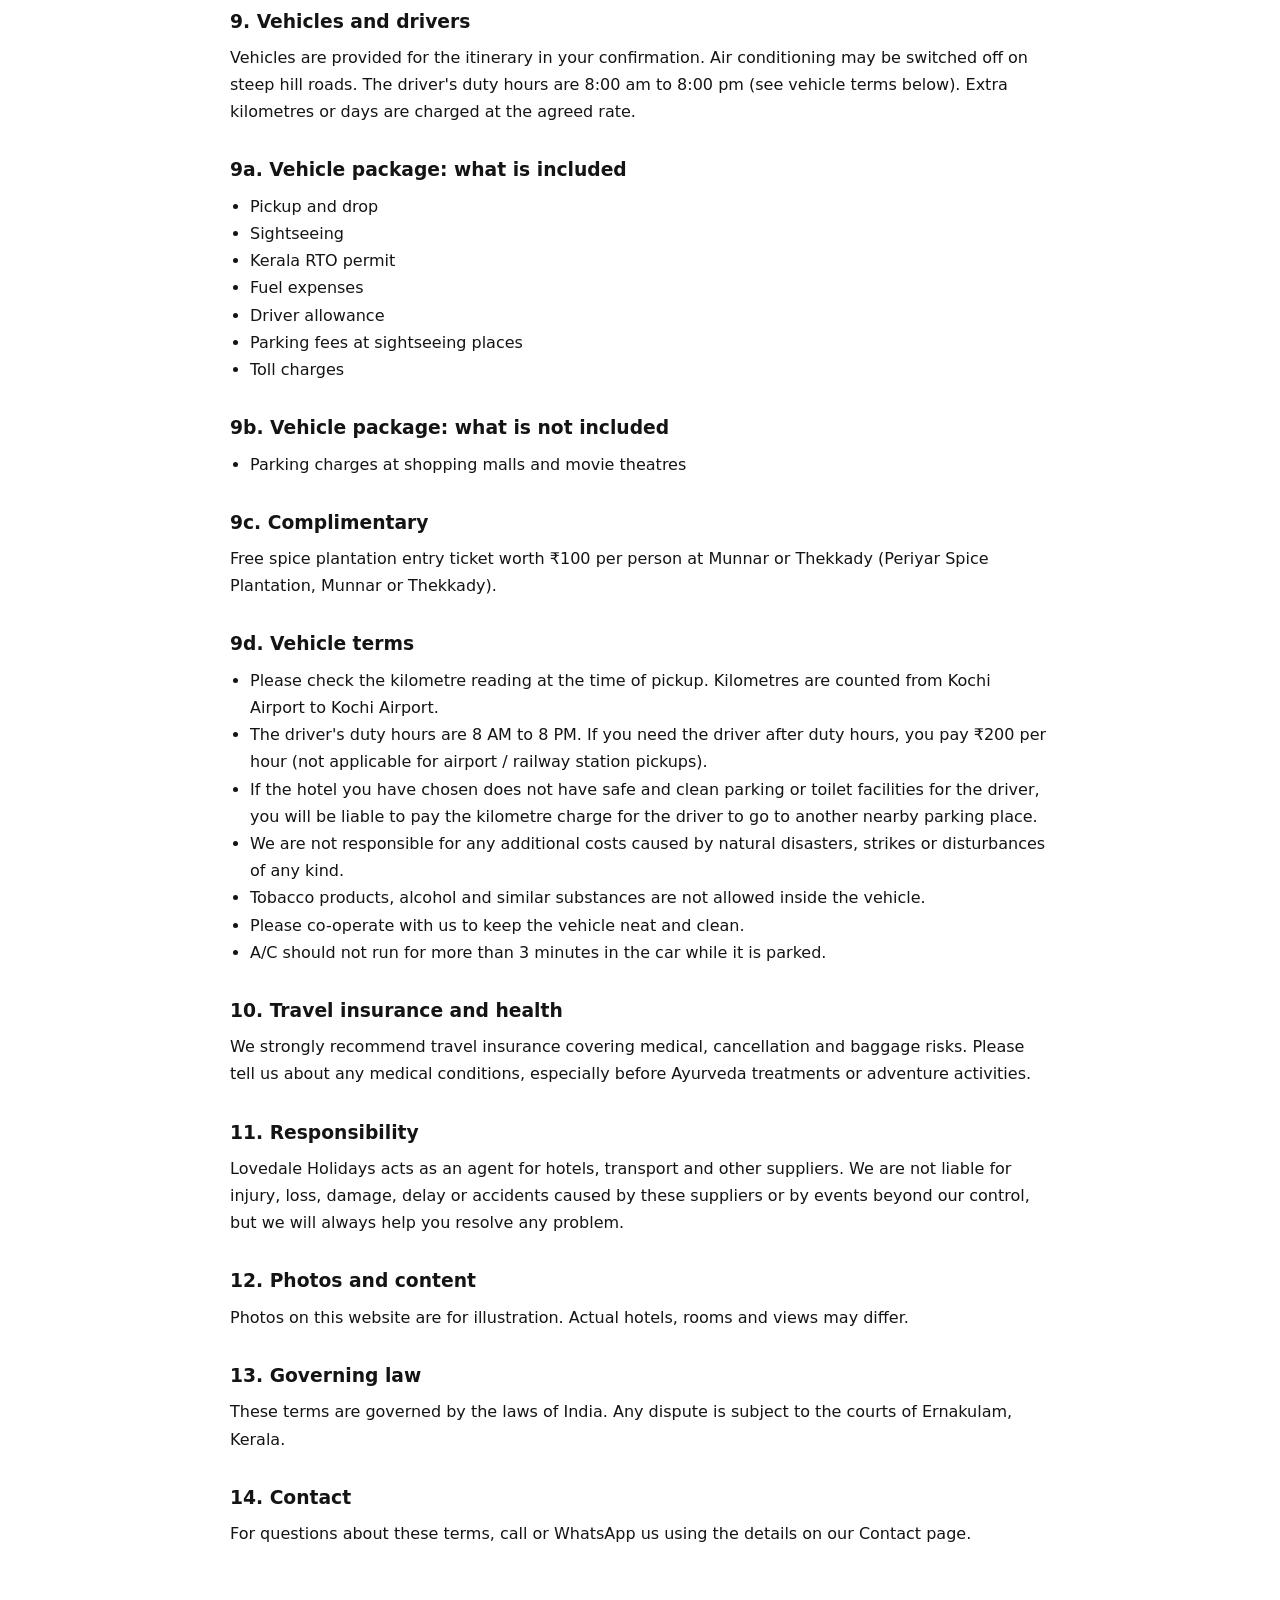
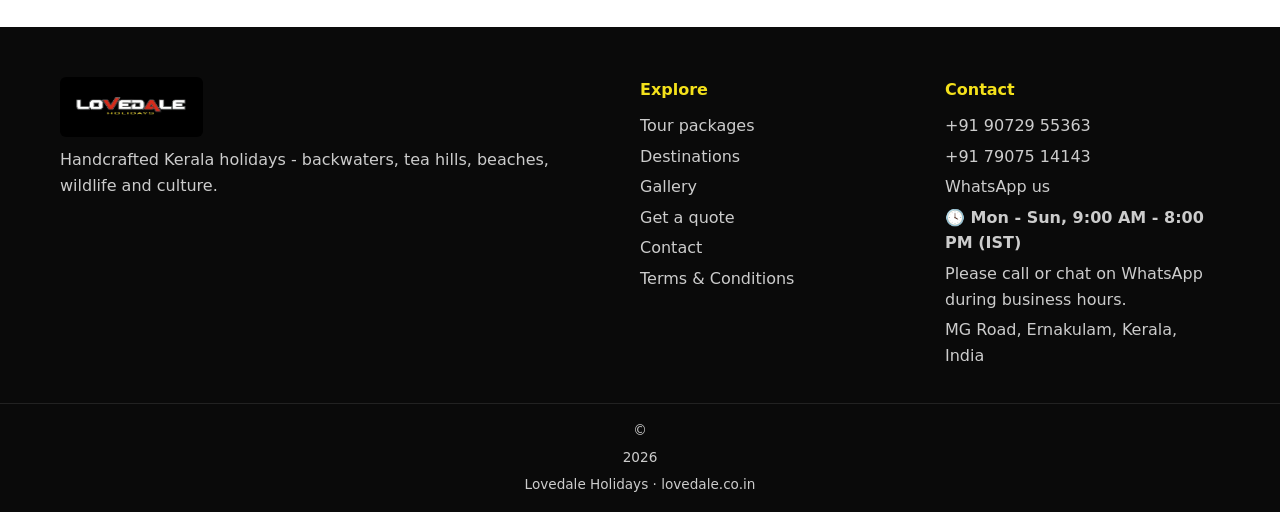
<file: terms.html>
<!doctype html>
<html lang="en">
<head>
<meta charset="utf-8">
<meta name="viewport" content="width=device-width,initial-scale=1">
<title>Terms &amp; Conditions | Lovedale Holidays</title>
<link rel="icon" href="assets/logo.jpeg">
<link rel="stylesheet" href="css/style.css">
</head>
<body class="inner">
<section class="page-head"><div class="wrap"><h1>Terms &amp; <span class="red">Conditions</span></h1><p>Please read these terms before booking a trip with Lovedale Holidays. Last updated: 6 November 2026.</p></div></section>
<section class="section wrap terms">
  <h3>1. Bookings</h3>
  <p>A booking is confirmed only after we receive the advance payment and send you a written confirmation (by WhatsApp or email). Please check names, dates and travel details in the confirmation and tell us at once if anything is wrong.</p>
  <h3>2. Payments</h3>
  <p>An advance of 30% of the package cost is required to confirm a booking. The balance must be paid at least 7 days before the trip starts, or as agreed in writing. Prices are quoted per person in Indian Rupees (INR) and include applicable taxes unless stated otherwise.</p>
  <h3>3. Cancellations by you</h3>
  <p>Cancellations must be made in writing. Charges: 30 or more days before arrival: 10% of the package cost; 15-29 days: 25%; 7-14 days: 50%; less than 7 days or no-show: 100%. Peak-season (20 Dec - 5 Jan) and festival bookings may have stricter terms, which we will tell you at the time of booking.</p>
  <h3>4. Refunds</h3>
  <p>Approved refunds are made to the original payment method within 14 working days. Bank or payment-gateway charges are not refundable.</p>
  <h3>5. Changes to your trip</h3>
  <p>We will try to accommodate changes to dates, hotels or itinerary, subject to availability. Any extra cost from the change will be charged to you.</p>
  <h3>6. Changes by us</h3>
  <p>Hotels, routes or timings may occasionally have to change because of weather, road conditions, strikes, government orders or other events beyond our control. We will always offer the closest possible alternative of similar standard. We are not responsible for extra costs caused by such events.</p>
  <h3>7. What is included</h3>
  <p>Only the services listed in your package confirmation are included. Unless stated, packages do not include flights or trains, entry tickets, camera fees, meals not mentioned, tips, laundry, phone calls, travel insurance or personal expenses.</p>
  <h3>8. Hotels and houseboats</h3>
  <p>Standard check-in is 12:00 noon and check-out 10:00 / 11:00 am (houseboats usually 12:00 noon to 9:00 am). Early check-in or late check-out depends on availability. Guests must follow each property's rules and must carry valid photo ID; foreign nationals must carry their passport and visa.</p>
  <h3>9. Vehicles and drivers</h3>
  <p>Vehicles are provided for the itinerary in your confirmation. Air conditioning may be switched off on steep hill roads. The driver's duty hours are 8:00 am to 8:00 pm (see vehicle terms below). Extra kilometres or days are charged at the agreed rate.</p>
  <h3>9a. Vehicle package: what is included</h3>
  <ul>
    <li>Pickup and drop</li><li>Sightseeing</li><li>Kerala RTO permit</li><li>Fuel expenses</li><li>Driver allowance</li>
    <li>Parking fees at sightseeing places</li><li>Toll charges</li>
  </ul>
  <h3>9b. Vehicle package: what is not included</h3>
  <ul><li>Parking charges at shopping malls and movie theatres</li></ul>
  <h3>9c. Complimentary</h3>
  <p>Free spice plantation entry ticket worth &#8377;100 per person at Munnar or Thekkady (Periyar Spice Plantation, Munnar or Thekkady).</p>
  <h3>9d. Vehicle terms</h3>
  <ul>
    <li>Please check the kilometre reading at the time of pickup. Kilometres are counted from Kochi Airport to Kochi Airport.</li>
    <li>The driver's duty hours are 8 AM to 8 PM. If you need the driver after duty hours, you pay &#8377;200 per hour (not applicable for airport / railway station pickups).</li>
    <li>If the hotel you have chosen does not have safe and clean parking or toilet facilities for the driver, you will be liable to pay the kilometre charge for the driver to go to another nearby parking place.</li>
    <li>We are not responsible for any additional costs caused by natural disasters, strikes or disturbances of any kind.</li>
    <li>Tobacco products, alcohol and similar substances are not allowed inside the vehicle.</li>
    <li>Please co-operate with us to keep the vehicle neat and clean.</li>
    <li>A/C should not run for more than 3 minutes in the car while it is parked.</li>
  </ul>
  <h3>10. Travel insurance and health</h3>
  <p>We strongly recommend travel insurance covering medical, cancellation and baggage risks. Please tell us about any medical conditions, especially before Ayurveda treatments or adventure activities.</p>
  <h3>11. Responsibility</h3>
  <p>Lovedale Holidays acts as an agent for hotels, transport and other suppliers. We are not liable for injury, loss, damage, delay or accidents caused by these suppliers or by events beyond our control, but we will always help you resolve any problem.</p>
  <h3>12. Photos and content</h3>
  <p>Photos on this website are for illustration. Actual hotels, rooms and views may differ.</p>
  <h3>13. Governing law</h3>
  <p>These terms are governed by the laws of India. Any dispute is subject to the courts of Ernakulam, Kerala.</p>
  <h3>14. Contact</h3>
  <p>For questions about these terms, call or WhatsApp us using the details on our Contact page.</p>
</section>
<script src="js/site-config.js"></script>
<script src="js/layout.js"></script>
</body>
</html>
</file>
<file: css/style.css>
/* Lovedale Holidays - theme from logo: black, white, red, yellow */
:root{--black:#0a0a0a;--ink:#141414;--red:#e03a1e;--red2:#b82a12;--yellow:#f4e11b;--white:#fff;--grey:#f4f3f0;--muted:#6b6b6b;--r:16px}
*{box-sizing:border-box;margin:0}
html{scroll-behavior:smooth}
body{font-family:system-ui,-apple-system,"Segoe UI",Roboto,sans-serif;color:var(--ink);background:#fff;line-height:1.6}
img{max-width:100%;display:block}
a{color:inherit;text-decoration:none}
.wrap{max-width:1200px;margin:auto;padding:0 20px}
.red{color:var(--red)}.yellow{color:var(--yellow)}

/* buttons */
.btn{display:inline-block;background:var(--red);color:#fff;padding:13px 26px;border-radius:999px;font-weight:700;border:2px solid var(--red);cursor:pointer;font-size:1rem;transition:.25s}
.btn:hover{background:var(--yellow);border-color:var(--yellow);color:#000;transform:translateY(-2px)}
.btn-sm{padding:8px 18px;font-size:.9rem}
.btn-ghost{background:transparent;border-color:#fff}
.btn-ghost-dark{background:transparent;color:#000;border-color:#000}

/* header */
.site-header{position:fixed;inset:0 0 auto 0;z-index:50;background:rgba(0,0,0,.35);backdrop-filter:blur(6px);transition:.3s}
.site-header.scrolled,.inner .site-header{background:var(--black)}
.topbar{background:var(--red);color:#fff;font-size:.8rem}
.topbar .wrap{display:flex;justify-content:space-between;padding:5px 20px;gap:10px}
.nav{display:flex;align-items:center;justify-content:space-between;height:70px}
.brand img{height:54px;width:auto;border-radius:6px}
.links{display:flex;align-items:center;gap:26px;color:#fff;font-weight:600}
.links a:not(.btn):hover,.links a.active{color:var(--yellow)}
.burger{display:none;background:none;border:0;color:#fff;font-size:1.8rem}

/* hero */
.hero{position:relative;min-height:100vh;display:flex;align-items:center;color:#fff;overflow:hidden;background:#000}
.slides,.slide{position:absolute;inset:0}
.slide{opacity:0;transition:opacity 1.6s}
.slide.on{opacity:1}
.slide img{width:100%;height:100%;object-fit:cover;animation:zoom 12s linear infinite alternate}
@keyframes zoom{to{transform:scale(1.12)}}
.hero-shade{position:absolute;inset:0;background:linear-gradient(to right,rgba(0,0,0,.55) 0%,rgba(0,0,0,.25) 40%,transparent 70%)}
.hero-copy{position:relative;padding-top:120px}
.eyebrow{letter-spacing:.35em;text-transform:uppercase;color:var(--yellow);font-weight:700;font-size:.85rem}
.hero h1{font-size:clamp(2.2rem,6vw,4.6rem);line-height:1.05;margin:14px 0;max-width:800px;font-weight:900;text-transform:uppercase;font-style:italic}
.lead{max-width:560px;font-size:1.15rem;opacity:.92}
.cta{display:flex;gap:14px;margin-top:28px;flex-wrap:wrap}
.scroll{position:absolute;bottom:20px;left:50%;font-size:2.4rem;color:#fff;animation:bob 1.6s infinite}
@keyframes bob{50%{transform:translateY(8px)}}

/* stats */
.stats{display:grid;grid-template-columns:repeat(4,1fr);gap:16px;margin-top:-50px;position:relative;z-index:5}
.stats div{background:#fff;border-radius:var(--r);padding:22px;text-align:center;box-shadow:0 10px 30px rgba(0,0,0,.15);border-bottom:4px solid var(--red)}
.stats strong{display:block;font-size:2rem;color:var(--red)}
.stats span{color:var(--muted);font-size:.9rem}

/* sections */
.section{padding:80px 20px}
.section.wrap{padding-left:20px;padding-right:20px}
.section.dark{background:var(--black);color:#fff}
.title{font-size:clamp(1.8rem,4vw,2.8rem);text-align:center;font-weight:900;text-transform:uppercase;font-style:italic}
.title.left{text-align:left}
.sub{text-align:center;color:var(--muted);margin:8px 0 30px}
.sub.light{color:#bbb}

/* filters */
.filters{display:flex;gap:10px;flex-wrap:wrap;justify-content:center;margin-bottom:34px}
.chip{border:2px solid var(--black);background:#fff;padding:8px 18px;border-radius:999px;font-weight:700;text-transform:capitalize;cursor:pointer;transition:.2s}
.chip.on,.chip:hover{background:var(--red);border-color:var(--red);color:#fff}

/* packages */
.pkg-grid{display:grid;grid-template-columns:repeat(auto-fill,minmax(270px,1fr));gap:24px}
.pkg{background:#fff;border-radius:var(--r);overflow:hidden;box-shadow:0 8px 28px rgba(0,0,0,.1);transition:.3s;animation:pop .5s both}
@keyframes pop{from{opacity:0;transform:translateY(20px)}}
.pkg:hover{transform:translateY(-8px);box-shadow:0 18px 40px rgba(0,0,0,.2)}
.pimg{position:relative;height:200px;overflow:hidden;background:#222}
.pimg img{width:100%;height:100%;object-fit:cover;transition:.6s}
.pkg:hover .pimg img{transform:scale(1.1)}
.badge{position:absolute;top:12px;left:12px;background:var(--yellow);color:#000;font-weight:800;font-size:.8rem;padding:4px 12px;border-radius:999px}
.pbody{padding:18px}
.pbody h3{font-size:1.15rem}
.route{color:var(--muted);font-size:.85rem;margin-bottom:8px}
.pbody ul{list-style:none;padding:0;font-size:.9rem;margin-bottom:14px}
.pbody li:before{content:"✓ ";color:var(--red);font-weight:800}
.pfoot{display:flex;justify-content:space-between;align-items:center;border-top:1px solid #eee;padding-top:12px}
.pfoot strong{font-size:1.3rem;color:var(--red)}
.pfoot small{color:var(--muted)}

/* destinations & experiences */
.dest-grid{display:grid;grid-template-columns:repeat(4,1fr);grid-auto-rows:230px;gap:16px}
.dest{position:relative;border-radius:var(--r);overflow:hidden;background:#222}
.dest:nth-child(1),.dest:nth-child(6){grid-row:span 2}
.dest:nth-child(4){grid-column:span 2}
.dest img,.exp img{width:100%;height:100%;object-fit:cover;transition:.6s}
.dest:hover img,.exp:hover img{transform:scale(1.12)}
.cap{position:absolute;inset:auto 0 0 0;padding:40px 16px 14px;background:linear-gradient(transparent,rgba(0,0,0,.85));color:#fff}
.cap h3{color:var(--yellow)}
.cap p{font-size:.85rem;opacity:.9}
.exp-grid{display:grid;grid-template-columns:repeat(3,1fr);gap:20px;margin-top:30px}
.exp{position:relative;height:280px;border-radius:var(--r);overflow:hidden;background:#222}

/* gallery */
.gallery{columns:4 220px;column-gap:12px}
.gi{display:block;width:100%;margin-bottom:12px;border:0;padding:0;border-radius:12px;overflow:hidden;cursor:zoom-in;background:#222;position:relative}
.gi img{width:100%;transition:.5s}
.gi:hover img{transform:scale(1.08);filter:brightness(1.1)}

/* image fallback when remote photo is missing */
.no-img{background:linear-gradient(135deg,var(--red2),var(--black) 70%);display:flex;align-items:center;justify-content:center;min-height:160px}
.no-img:before{content:attr(data-label);color:var(--yellow);font-weight:800;text-align:center;padding:12px}
.img-fallback{display:none}

/* lightbox */
.lightbox{position:fixed;inset:0;background:rgba(0,0,0,.92);z-index:100;display:none;align-items:center;justify-content:center;gap:10px;color:#fff}
.lightbox.open{display:flex}
.lightbox figure{max-width:80vw;text-align:center}
.lightbox img{max-height:78vh;border-radius:10px;margin:auto}
.lightbox button{background:none;border:0;color:#fff;font-size:3rem;cursor:pointer;padding:0 14px}
#lbClose{position:absolute;top:10px;right:20px}

/* plan form */
.plan{display:grid;grid-template-columns:1fr 1fr;gap:40px;align-items:center}
.callout{margin-top:20px;font-size:1.2rem;font-weight:700}
.callout a{color:var(--red)}
.card{background:#fff;border-radius:var(--r);padding:28px;box-shadow:0 10px 35px rgba(0,0,0,.12);display:grid;gap:14px;border-top:5px solid var(--red)}
label{display:grid;gap:6px;font-weight:600;font-size:.9rem}
input,select,textarea{padding:12px;border:1.5px solid #ddd;border-radius:10px;font:inherit}
input:focus,select:focus,textarea:focus{outline:0;border-color:var(--red)}
input[type=range]{padding:0;accent-color:var(--red)}
.row{display:grid;grid-template-columns:1fr 1fr;gap:12px}

/* reviews */
.reviews{display:grid;grid-template-columns:repeat(3,1fr);gap:20px;margin-top:30px}
blockquote{background:var(--grey);padding:26px;border-radius:var(--r);border-left:5px solid var(--yellow)}
blockquote footer{margin-top:12px;font-weight:700;color:var(--red)}

/* footer */
.site-footer{background:var(--black);color:#ccc;padding-top:50px}
.site-footer .grid{display:grid;grid-template-columns:2fr 1fr 1fr;gap:30px}
.site-footer h4{color:var(--yellow);margin-bottom:10px}
.site-footer a,.site-footer span{display:block;margin:5px 0}
.site-footer a:hover{color:var(--red)}
.flogo{height:60px;margin-bottom:10px;border-radius:6px}
.copy{text-align:center;border-top:1px solid #222;margin-top:30px;padding:16px;font-size:.85rem}

/* whatsapp float */
.wa-float{position:fixed;right:18px;bottom:18px;width:60px;height:60px;border-radius:50%;background:#25d366;display:grid;place-items:center;z-index:60;box-shadow:0 6px 20px rgba(0,0,0,.35);animation:pulse 2s infinite}
@keyframes pulse{0%{box-shadow:0 0 0 0 rgba(37,211,102,.6)}70%{box-shadow:0 0 0 18px rgba(37,211,102,0)}100%{box-shadow:0 0 0 0 rgba(37,211,102,0)}}

/* inner pages */
.page-head{background:var(--black);color:#fff;text-align:center;padding:170px 20px 60px}
.page-head h1{font-size:3rem;font-style:italic;text-transform:uppercase}
.contact-grid{display:grid;grid-template-columns:1fr 1fr;gap:30px}
.contact-grid a{color:var(--red);font-weight:700}
.contact-grid .btn{color:#fff}.contact-grid .btn-ghost-dark{color:#000}

/* reveal */
.reveal{opacity:0;transform:translateY(24px);transition:.7s var(--d,0ms)}
.reveal.in{opacity:1;transform:none}

@media(max-width:900px){
  .burger{display:block}
  .links{position:absolute;top:100%;left:0;right:0;background:var(--black);flex-direction:column;padding:20px;display:none;gap:16px}
  .links.open{display:flex}
  .stats{grid-template-columns:1fr 1fr}
  .dest-grid{grid-template-columns:1fr 1fr}
  .dest:nth-child(4){grid-column:auto}
  .exp-grid,.reviews{grid-template-columns:1fr}
  .plan,.contact-grid,.site-footer .grid{grid-template-columns:1fr}
  .topbar span{display:none}
}

/* ---------- Package details button + page ---------- */
.btn-details{display:block;text-align:center;margin-top:14px;background:transparent;color:#c8102e;border:2px solid #c8102e;padding:10px 14px;font-size:.92rem}
.btn-details:hover{background:#c8102e;color:#fff}
.pkg-hero{position:relative;min-height:62vh;display:flex;align-items:flex-end;color:#fff;overflow:hidden;background:linear-gradient(135deg,#0b5d3b,#c8102e)}
.pkg-hero .pkg-hero-img{position:absolute;inset:0;width:100%;height:100%;object-fit:cover}
.pkg-hero .hero-shade{position:absolute;inset:0;background:linear-gradient(to top,rgba(0,0,0,.75),rgba(0,0,0,.15))}
.pkg-hero-copy{position:relative;padding:120px 20px 40px}
.pkg-hero-copy h1{font-size:clamp(2rem,5vw,3.4rem);margin:.3em 0}
.pkg-hero-copy .back{color:#ffd23f;text-decoration:none;font-weight:600}
.pkg-detail{display:grid;grid-template-columns:1fr 340px;gap:40px;align-items:start}
.lead-dark{font-size:1.15rem;line-height:1.7;color:#333}
.timeline{list-style:none;padding:0;margin:20px 0;border-left:3px solid #ffd23f}
.timeline li{position:relative;padding:0 0 26px 28px}
.timeline li::before{content:"";position:absolute;left:-10px;top:4px;width:17px;height:17px;border-radius:50%;background:#c8102e;border:3px solid #fff;box-shadow:0 0 0 2px #c8102e}
.timeline .day{display:inline-block;background:#0b5d3b;color:#fff;font-size:.78rem;font-weight:700;padding:3px 10px;border-radius:20px;text-transform:uppercase;letter-spacing:.05em}
.timeline h3{margin:8px 0 4px}
.timeline p{margin:0;color:#555;line-height:1.6}
.pkg-side{position:sticky;top:100px;display:flex;flex-direction:column;gap:10px}
.pkg-side .price strong{font-size:2rem;color:#c8102e}
.pkg-side h3{margin:10px 0 0;font-size:1rem}
.pkg-side ul{margin:0;padding:0;list-style:none}
.pkg-side li{padding:4px 0 4px 24px;position:relative}
.tick li::before{content:"\2713";position:absolute;left:0;color:#0b5d3b;font-weight:700}
.cross li::before{content:"\2715";position:absolute;left:0;color:#c8102e}
.pkg-side .btn{text-align:center}
.pkg-side .note{font-size:.85rem;color:#666}
@media (max-width:860px){.pkg-detail{grid-template-columns:1fr}.pkg-side{position:static}}

.hours-note{background:#fff6d6;border-left:4px solid #ffd23f;padding:10px 14px;border-radius:8px;color:#333}
.site-footer .hours{font-weight:600}

/* keep hero text readable without the dark overlay */
.hero h1,.hero p,.hero .eyebrow{text-shadow:0 2px 12px rgba(0,0,0,.6)}

/* destination cards as links + detail page */
a.dest{display:block;color:inherit;text-decoration:none;cursor:pointer}
.dest .more{display:inline-block;margin-top:6px;font-size:.8rem;font-weight:700;color:var(--yellow)}
.dhero{position:relative;height:70vh;min-height:420px;overflow:hidden;color:#fff;display:flex;align-items:flex-end}
.dhero>img{position:absolute;inset:0;width:100%;height:100%;object-fit:cover}
.dhero .hero-copy{position:relative;z-index:2;padding-bottom:60px}
.dhero .eyebrow a{color:var(--yellow);text-decoration:none}
.dbody{display:grid;grid-template-columns:2fr 1fr;gap:40px;align-items:start}
.dp{font-size:1.05rem;line-height:1.75;color:#333;margin:0 0 16px}
.dh3{margin:28px 0 12px}
.dhigh{list-style:none;padding:0;display:grid;grid-template-columns:1fr 1fr;gap:10px}
.dhigh li{background:var(--grey);border-left:4px solid var(--red);padding:10px 14px;border-radius:8px}
.dfacts{position:sticky;top:110px}
.dfacts dt{font-weight:700;color:var(--red);margin-top:12px}
.dfacts dd{margin:2px 0 0;color:#333}
.dfacts .btn{display:block;text-align:center;margin-top:14px}
.dgal .gi{position:relative}
.dgal .no-img{display:none}
.gcap{position:absolute;left:0;right:0;bottom:0;padding:8px 10px;font-size:.78rem;color:#fff;background:linear-gradient(transparent,rgba(0,0,0,.75));text-align:left}
.dother{display:grid;grid-template-columns:repeat(auto-fill,minmax(160px,1fr));gap:14px}
.dmini{position:relative;height:120px;border-radius:var(--r);overflow:hidden;color:#fff;text-decoration:none;background:#222}
.dmini img{width:100%;height:100%;object-fit:cover;transition:.5s}
.dmini:hover img{transform:scale(1.1)}
.dmini span{position:absolute;left:12px;bottom:10px;font-weight:700;text-shadow:0 1px 4px #000}
@media(max-width:800px){.dbody{grid-template-columns:1fr}.dhigh{grid-template-columns:1fr}.dfacts{position:static}}

a.exp{display:block;color:inherit;text-decoration:none;cursor:pointer}a.exp img{transition:transform .5s}a.exp:hover img{transform:scale(1.06)}

.terms{max-width:860px}.terms h3{margin:1.6em 0 .4em}.terms p{line-height:1.7}

.quote-grid{display:grid;grid-template-columns:1.4fr 1fr;gap:24px;align-items:start}
.quote-grid label{display:block;margin:8px 0;font-weight:600}.quote-grid input,.quote-grid select,.quote-grid textarea{width:100%;margin-top:4px}
.quote-grid h3{margin:18px 0 6px}.row2{display:grid;grid-template-columns:1fr 1fr;gap:12px}
.quote-grid label.chk{font-weight:400;display:flex;gap:8px;align-items:center}.quote-grid label.chk input{width:auto;margin:0}.qextras small{color:#777;margin-left:auto}
.qsum{position:sticky;top:90px}.qlines{list-style:none;padding:0;margin:10px 0}.qlines li{display:flex;justify-content:space-between;gap:10px;padding:6px 0;border-bottom:1px dashed #ddd;font-size:.92rem}
.qtotal{background:#fff3c4;border-radius:10px;padding:12px;margin:12px 0;display:flex;flex-direction:column}.qtotal strong{font-size:1.8rem;color:#c8102e}
.qnote{font-size:.82rem;color:#666}.qpkg{font-weight:600}
@media(max-width:820px){.quote-grid{grid-template-columns:1fr}.qsum{position:static}.row2{grid-template-columns:1fr}}

.pimg .badge.offer{left:auto;right:10px;background:#ffd23f;color:#111;font-weight:800}.price .badge.offer{position:static;display:inline-block;background:#ffd23f;color:#111;font-weight:800;padding:2px 8px;border-radius:6px}
.was{color:#999;font-size:.85em}.minpax{display:block;color:#c8102e;font-weight:600}
.terms ul{line-height:1.7;padding-left:20px}
</file>
